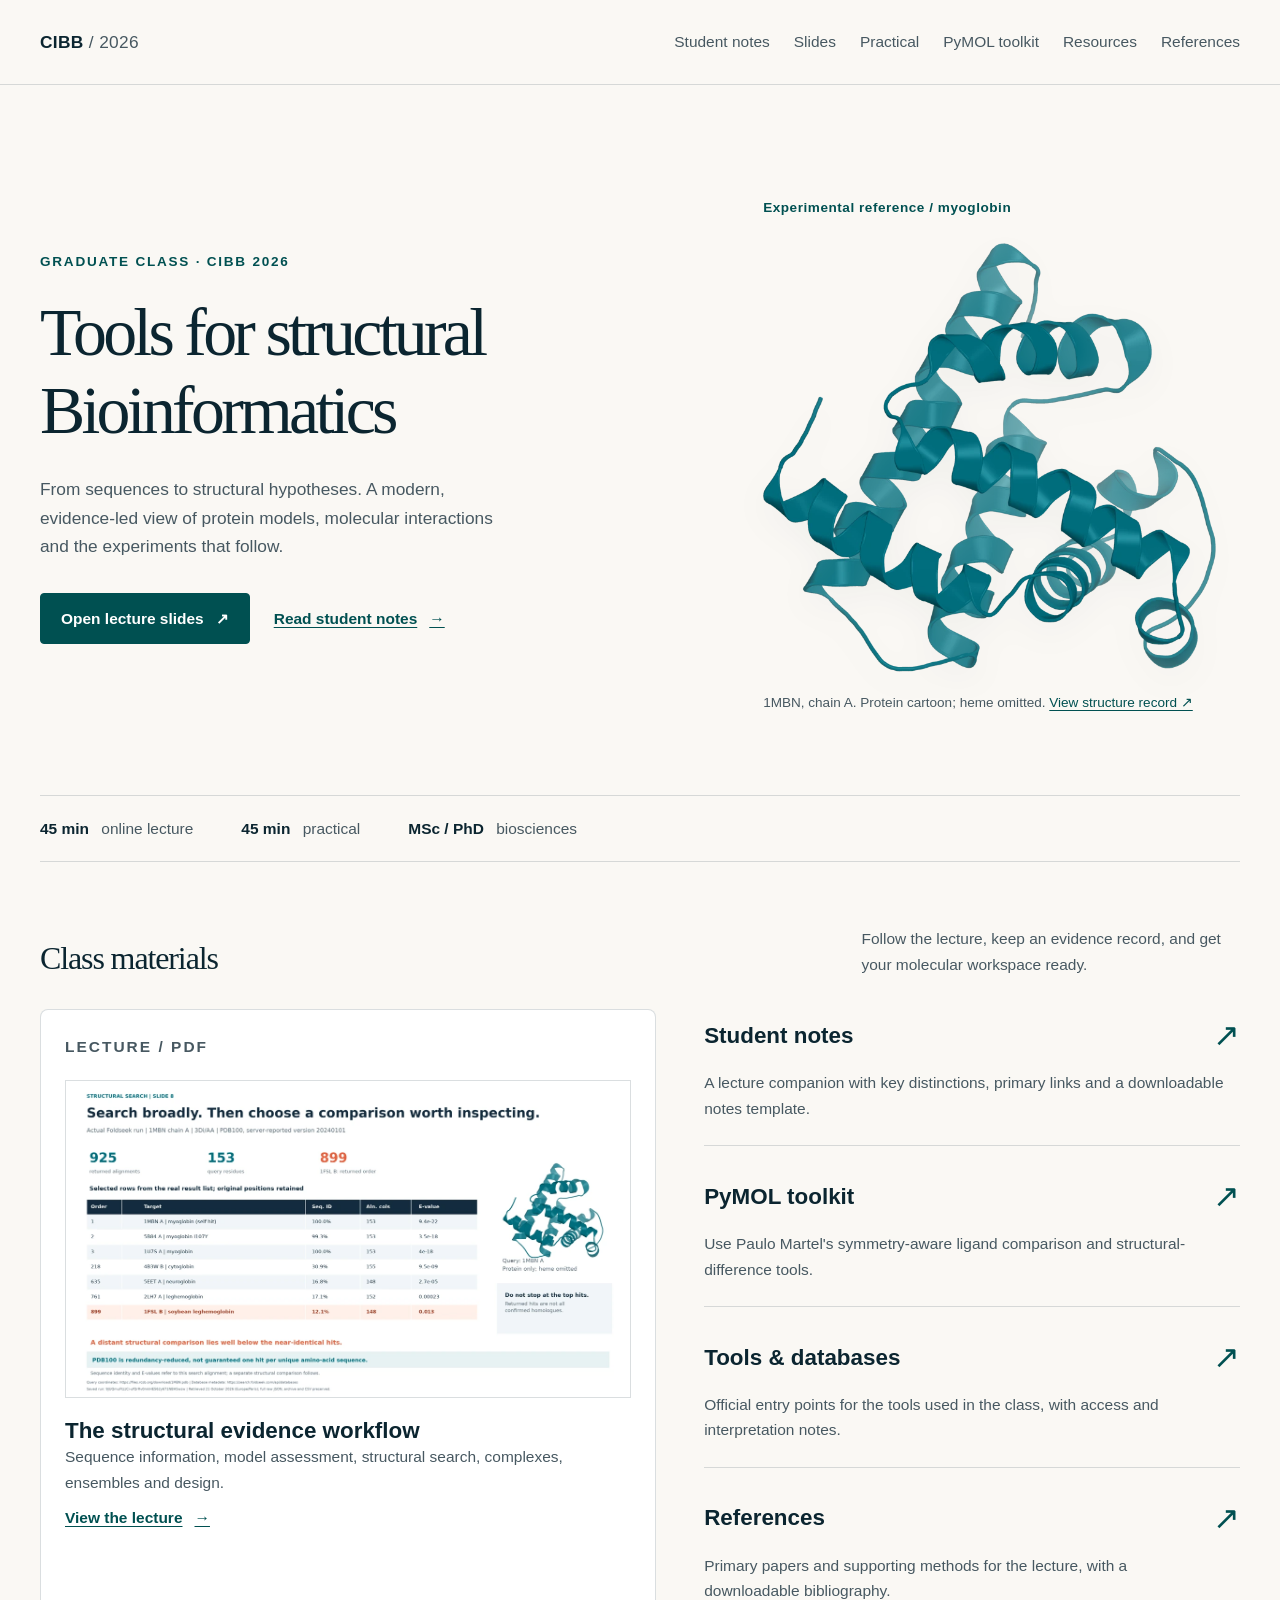
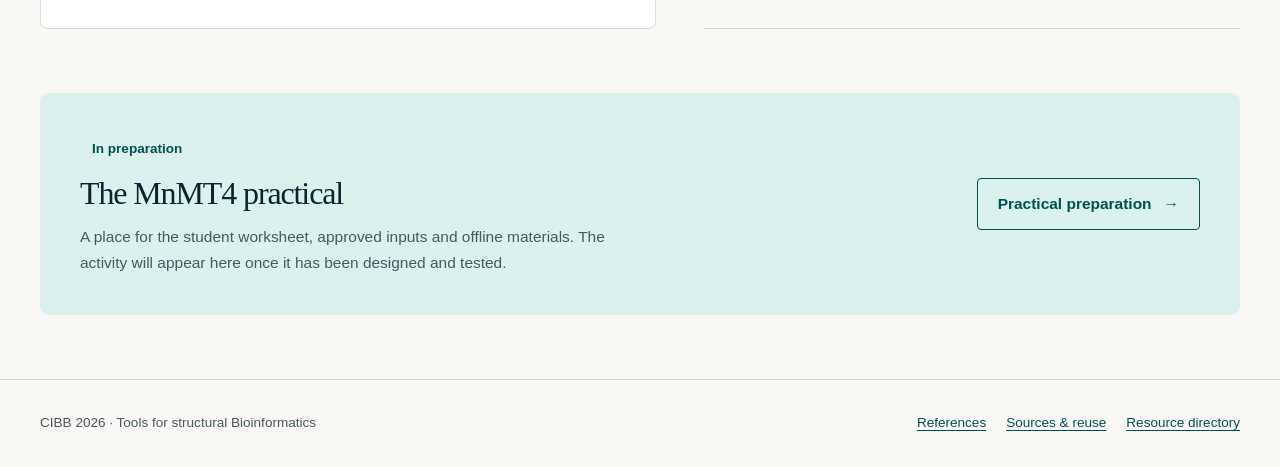
<file: docs/index.html>
<!doctype html>
<html lang="en"><head><meta charset="utf-8"><meta name="viewport" content="width=device-width, initial-scale=1">
<title>Tools for structural Bioinformatics | CIBB 2026</title><meta name="description" content="A graduate-level class connecting protein sequences, structural predictions, comparison and molecular interactions. Lecture materials, notes and PyMOL tools.">
<meta property="og:title" content="Tools for structural Bioinformatics"><meta property="og:description" content="A graduate-level class connecting protein sequences, structural predictions, comparison and molecular interactions. Lecture materials, notes and PyMOL tools.">
<meta property="og:type" content="website"><meta property="og:image" content="assets/images/myoglobin.webp">
<link rel="preconnect" href="https://api.fontshare.com"><link rel="preconnect" href="https://cdn.fontshare.com" crossorigin>
<link rel="stylesheet" href="assets/base.css"><link rel="stylesheet" href="assets/site.css">
<script src="assets/site.js" defer></script></head><body><a class="skip-link" href="#main">Skip to content</a>
<header class="site-header"><div class="wrap nav-wrap"><a class="wordmark" href="index.html">CIBB<span> / 2026</span></a>
<button class="menu-toggle" data-menu aria-expanded="false" aria-controls="main-navigation">Menu</button>
<nav id="main-navigation" class="main-nav" aria-label="Primary"><a href="notes.html">Student notes</a><a href="slides.html">Slides</a><a href="practical.html">Practical</a><a href="toolkit.html">PyMOL toolkit</a><a href="resources.html">Resources</a><a href="references.html">References</a></nav></div></header><main id="main"><div class="wrap">
<section class="hero" aria-labelledby="course-title"><div>
<p class="eyebrow">Graduate class · CIBB 2026</p><h1 id="course-title">Tools for structural Bioinformatics</h1>
<p class="lede">From sequences to structural hypotheses. A modern, evidence-led view of protein models, molecular interactions and the experiments that follow.</p>
<div class="hero-actions"><a class="button" href="slides.html">Open lecture slides <span aria-hidden="true">↗</span></a>
<a class="text-link" href="notes.html">Read student notes <span aria-hidden="true">→</span></a></div>
</div><figure class="hero-figure"><p class="figure-label">Experimental reference / myoglobin</p>
<img src="assets/images/myoglobin.webp" width="640" height="600" alt="Teal cartoon of the experimental sperm-whale myoglobin fold" fetchpriority="high">
<figcaption>1MBN, chain A. Protein cartoon; heme omitted. <a href="https://www.rcsb.org/structure/1MBN" target="_blank" rel="noopener noreferrer">View structure record ↗</a></figcaption>
</figure></section>
<div class="course-strip"><span><strong>45 min</strong> online lecture</span><span><strong>45 min</strong> practical</span><span><strong>MSc / PhD</strong> biosciences</span></div>
<section class="section" aria-labelledby="materials-title"><div class="section-heading"><h2 id="materials-title">Class materials</h2>
<p>Follow the lecture, keep an evidence record, and get your molecular workspace ready.</p></div>
<div class="materials"><article class="featured-material"><p class="eyebrow">Lecture / PDF</p>
<a href="slides.html"><img src="assets/images/foldseek-search.webp" width="1200" height="675" loading="lazy" alt="Lecture illustration showing the real myoglobin Foldseek search and the PDB100 caveat"></a>
<h3><a href="slides.html">The structural evidence workflow</a></h3><p>Sequence information, model assessment, structural search, complexes, ensembles and design.</p>
<a class="text-link" href="slides.html">View the lecture <span aria-hidden="true">→</span></a></article>
<div><a class="material-link" href="notes.html"><div class="row"><h3>Student notes</h3><span class="arrow" aria-hidden="true">↗</span></div><p>A lecture companion with key distinctions, primary links and a downloadable notes template.</p></a>
<a class="material-link" href="toolkit.html"><div class="row"><h3>PyMOL toolkit</h3><span class="arrow" aria-hidden="true">↗</span></div><p>Use Paulo Martel's symmetry-aware ligand comparison and structural-difference tools.</p></a>
<a class="material-link" href="resources.html"><div class="row"><h3>Tools &amp; databases</h3><span class="arrow" aria-hidden="true">↗</span></div><p>Official entry points for the tools used in the class, with access and interpretation notes.</p></a>
<a class="material-link" href="references.html"><div class="row"><h3>References</h3><span class="arrow" aria-hidden="true">↗</span></div><p>Primary papers and supporting methods for the lecture, with a downloadable bibliography.</p></a></div></div></section>
<section class="practical-banner" aria-labelledby="practical-title"><div><span class="status">In preparation</span><h2 id="practical-title">The MnMT4 practical</h2>
<p>A place for the student worksheet, approved inputs and offline materials. The activity will appear here once it has been designed and tested.</p></div>
<a class="button secondary" href="practical.html">Practical preparation <span aria-hidden="true">→</span></a></section>
</div></main><footer class="site-footer"><div class="wrap footer-inner">
<p>CIBB 2026 · Tools for structural Bioinformatics</p>
<p><a href="references.html">References</a><a href="sources.html">Sources &amp; reuse</a><a href="resources.html">Resource directory</a></p>
</div></footer></body></html>
</file>
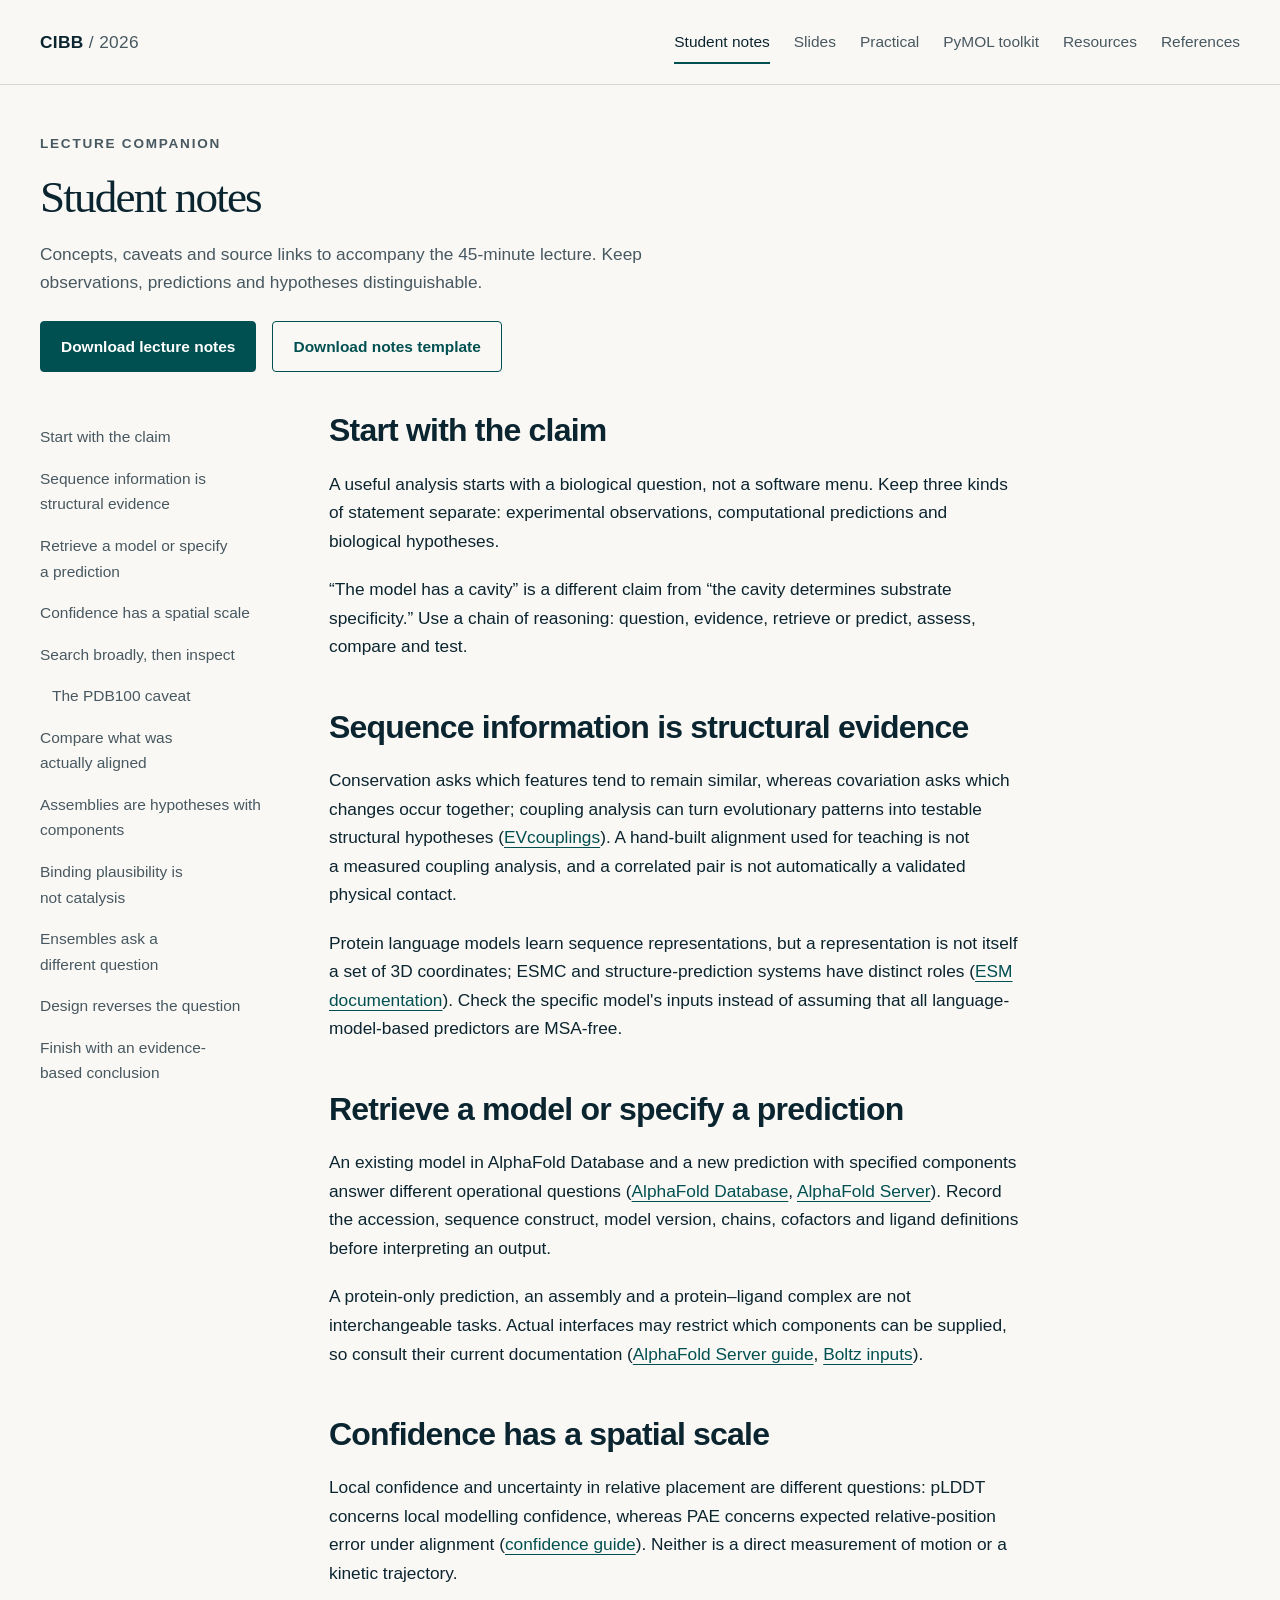
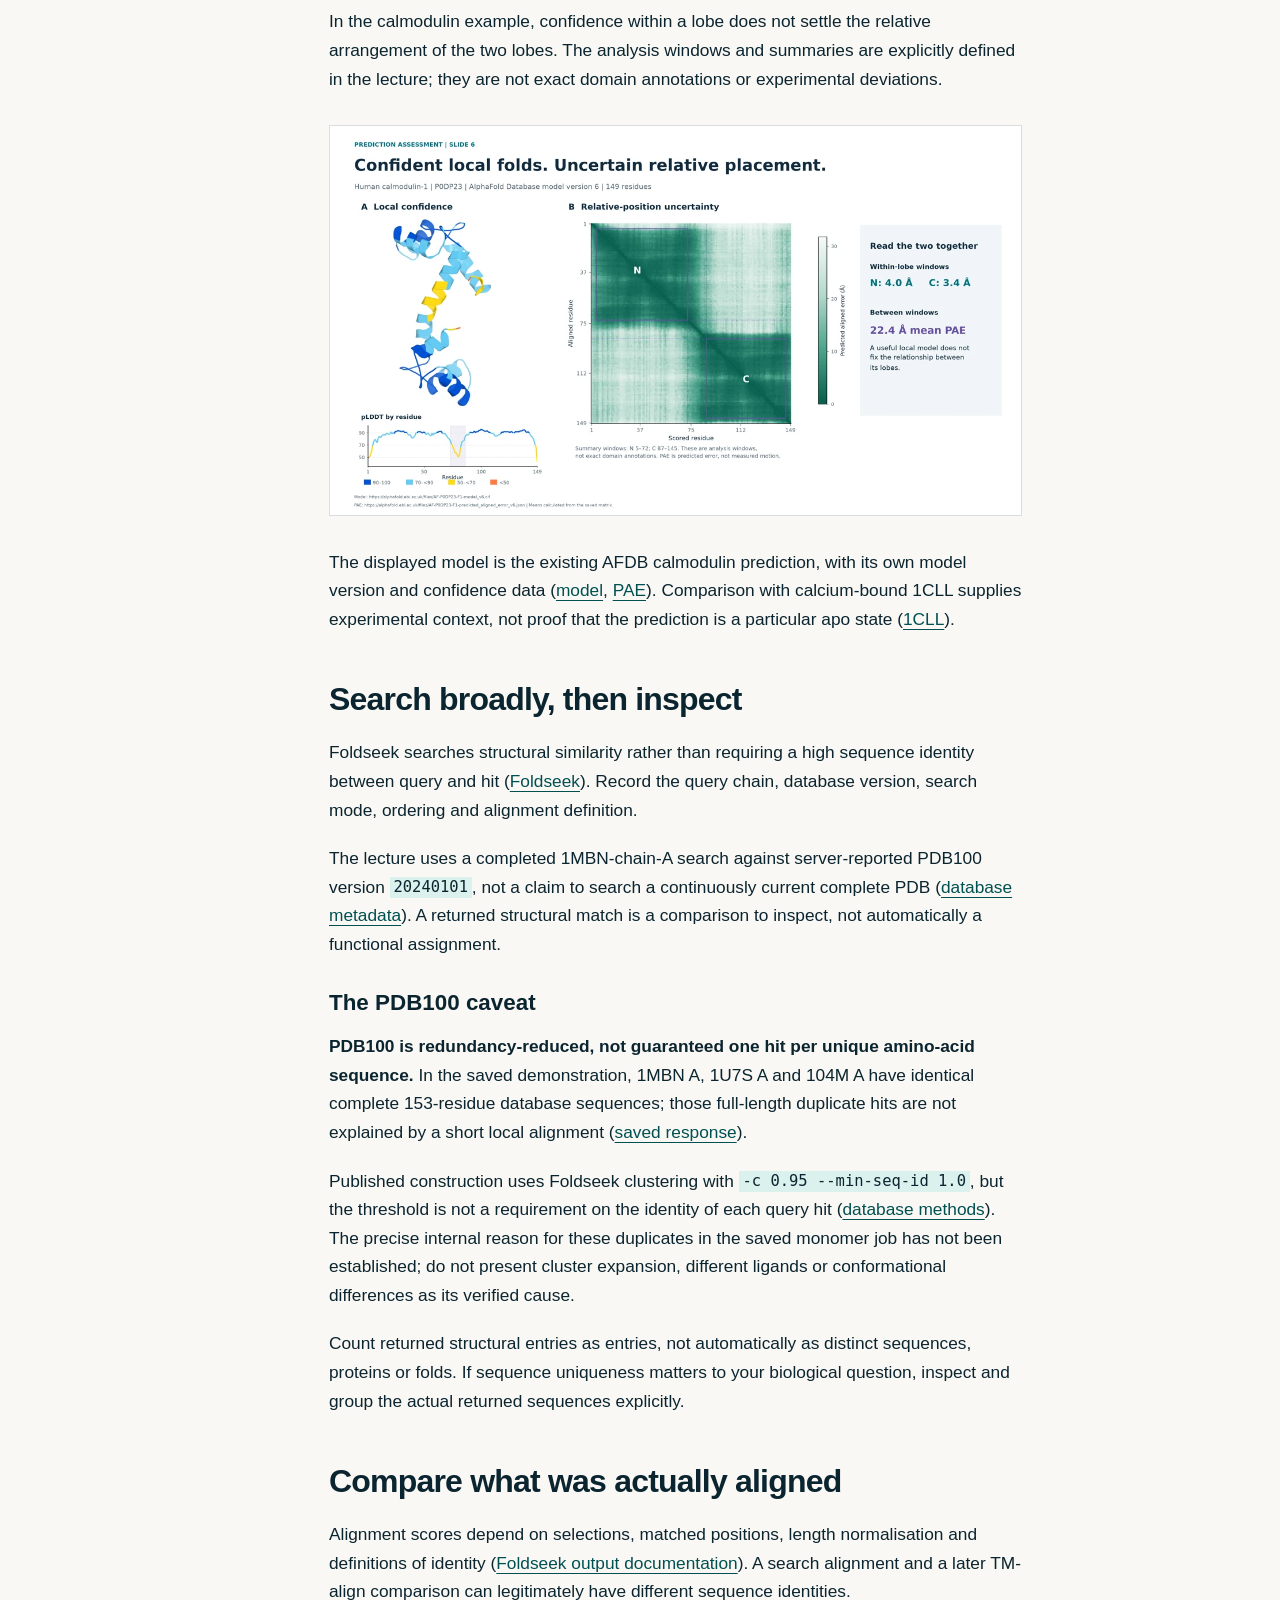
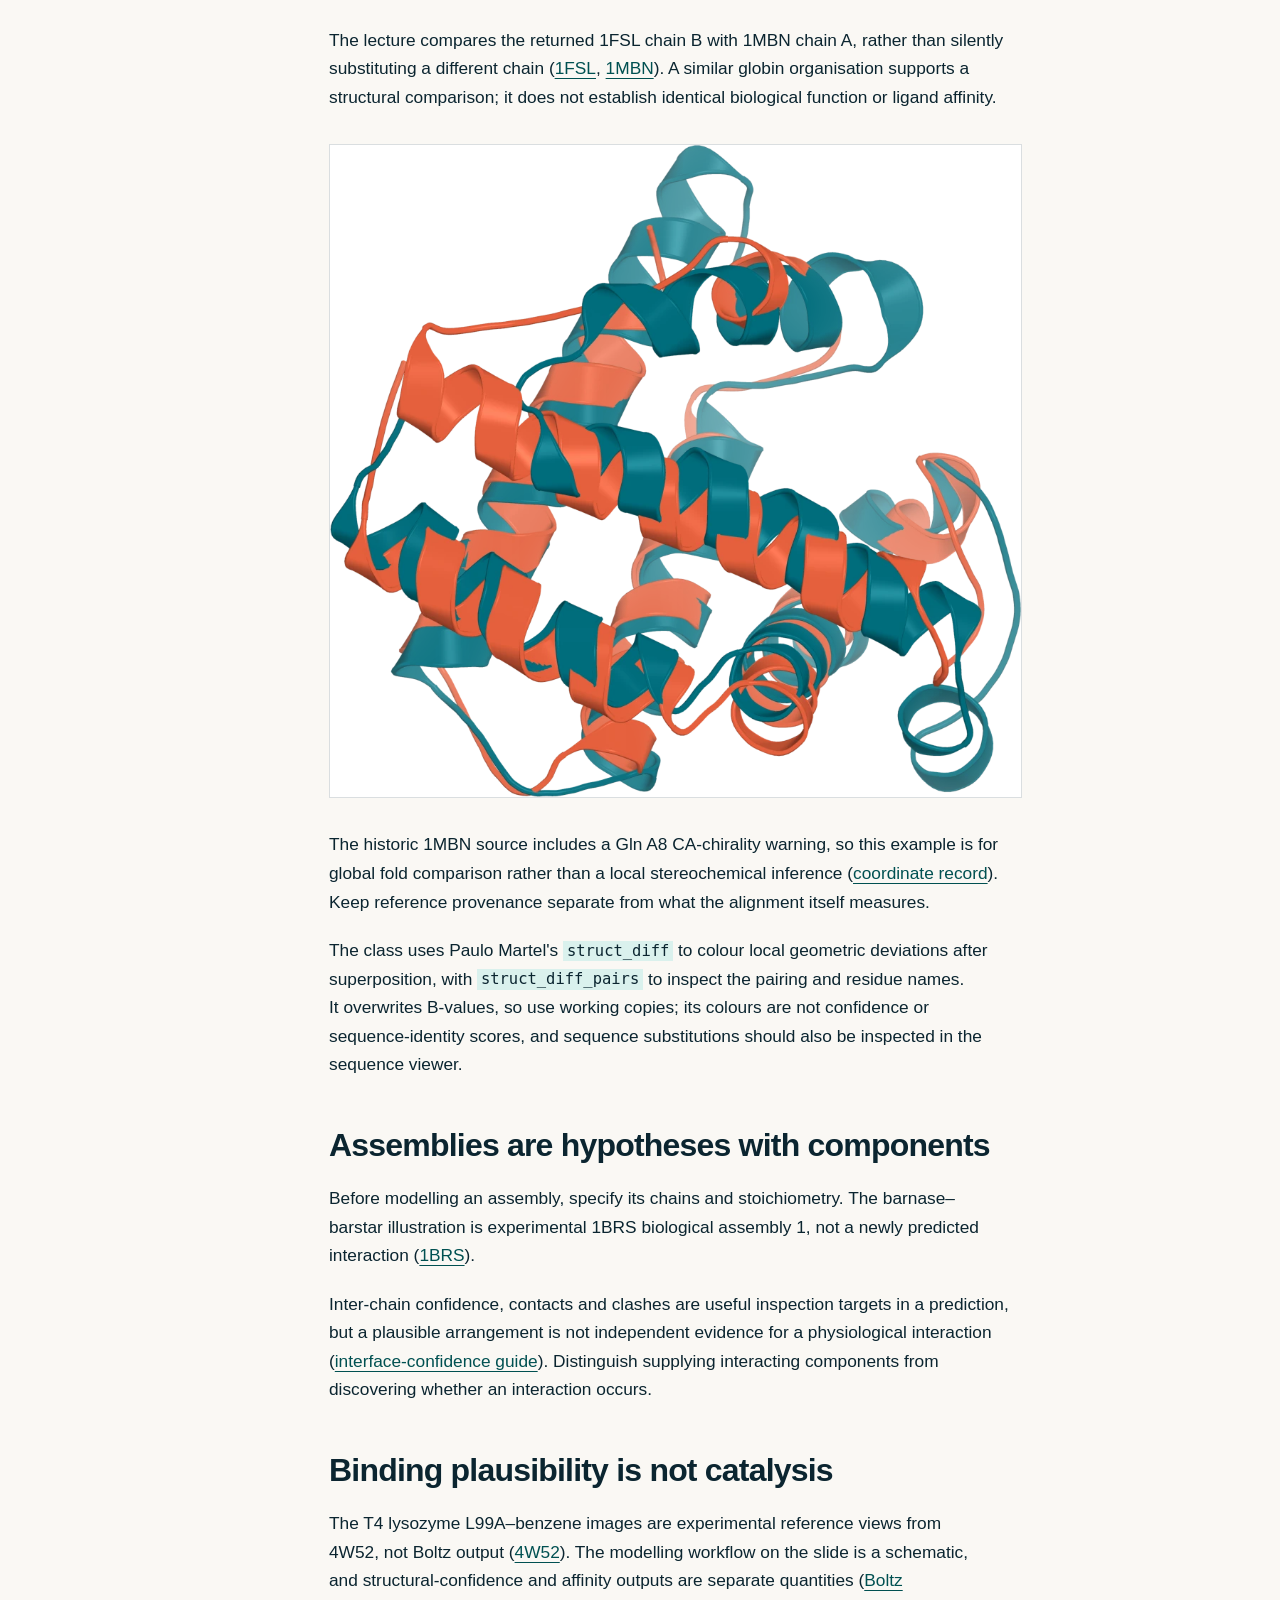
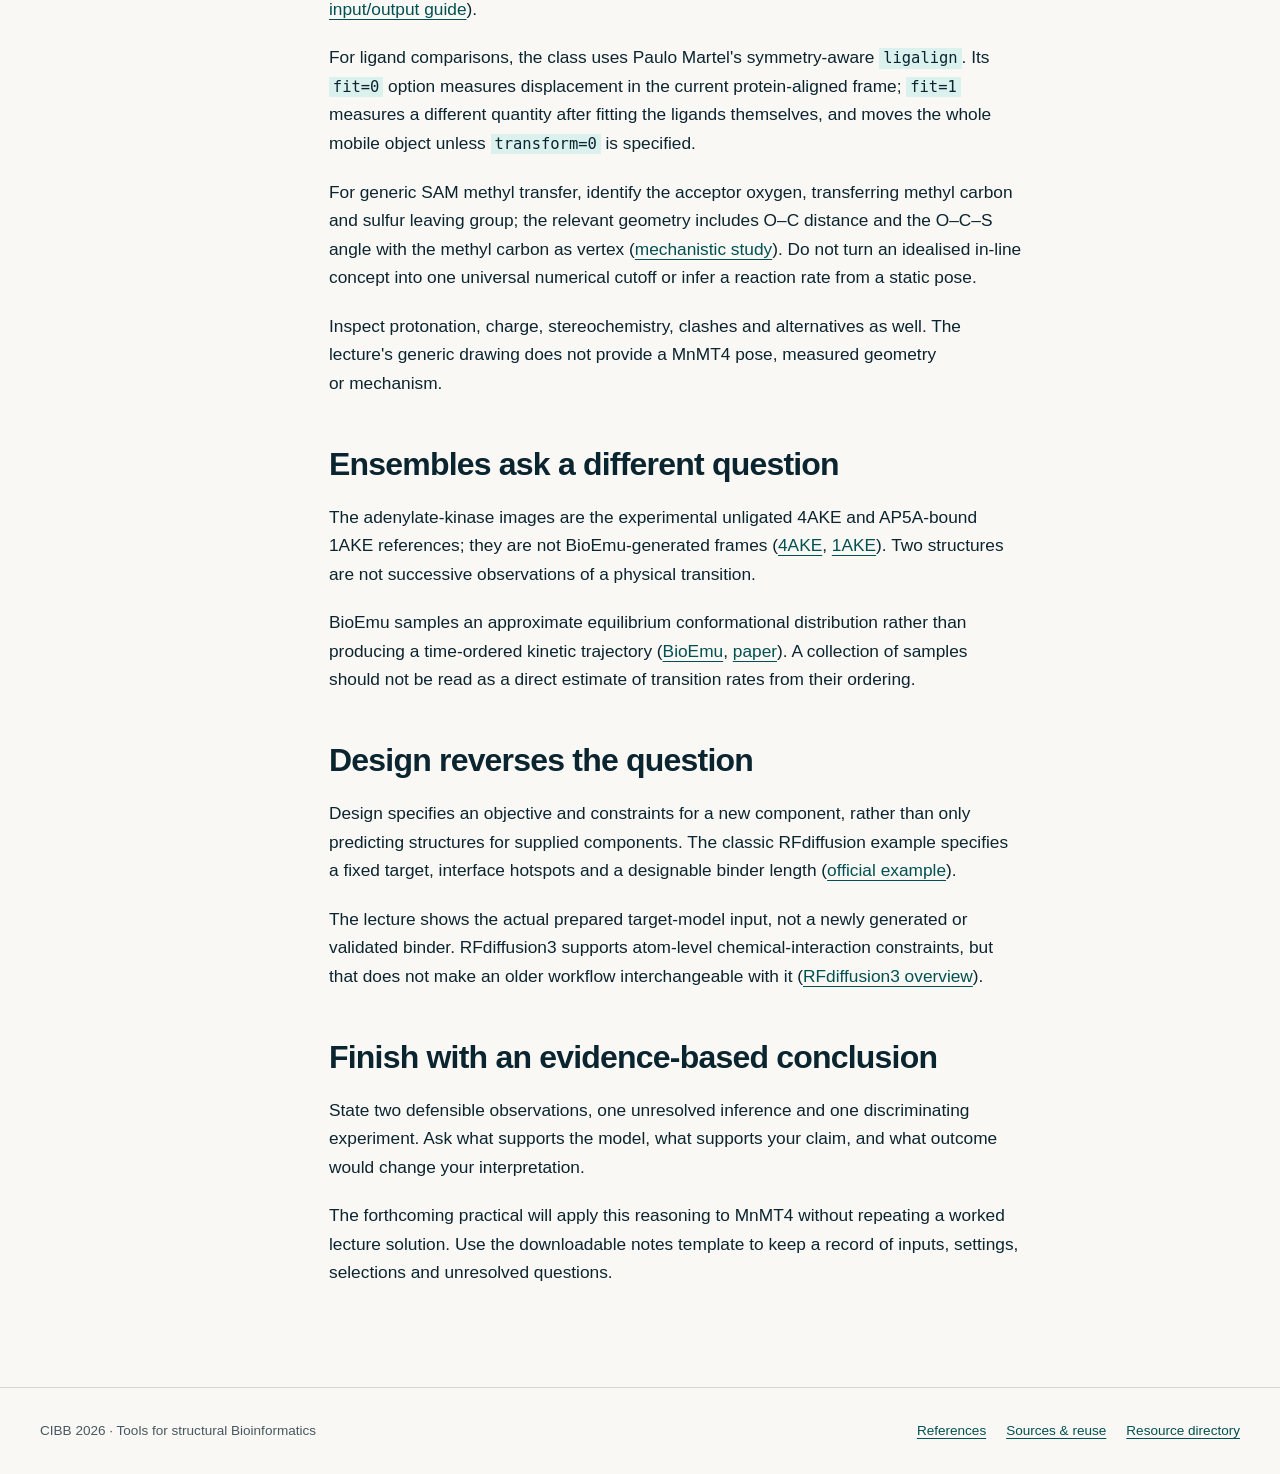
<file: docs/notes.html>
<!doctype html>
<html lang="en"><head><meta charset="utf-8"><meta name="viewport" content="width=device-width, initial-scale=1">
<title>Student notes | CIBB 2026</title><meta name="description" content="Concepts, caveats and source links to accompany the 45-minute lecture. Keep observations, predictions and hypotheses distinguishable.">
<meta property="og:title" content="Student notes"><meta property="og:description" content="Concepts, caveats and source links to accompany the 45-minute lecture. Keep observations, predictions and hypotheses distinguishable.">
<meta property="og:type" content="website"><meta property="og:image" content="assets/images/myoglobin.webp">
<link rel="preconnect" href="https://api.fontshare.com"><link rel="preconnect" href="https://cdn.fontshare.com" crossorigin>
<link rel="stylesheet" href="assets/base.css"><link rel="stylesheet" href="assets/site.css">
<script src="assets/site.js" defer></script></head><body><a class="skip-link" href="#main">Skip to content</a>
<header class="site-header"><div class="wrap nav-wrap"><a class="wordmark" href="index.html">CIBB<span> / 2026</span></a>
<button class="menu-toggle" data-menu aria-expanded="false" aria-controls="main-navigation">Menu</button>
<nav id="main-navigation" class="main-nav" aria-label="Primary"><a href="notes.html" aria-current="page">Student notes</a><a href="slides.html">Slides</a><a href="practical.html">Practical</a><a href="toolkit.html">PyMOL toolkit</a><a href="resources.html">Resources</a><a href="references.html">References</a></nav></div></header><main id="main" class="wrap"><div class="page-head"><p class="eyebrow">Lecture companion</p><h1>Student notes</h1><p>Concepts, caveats and source links to accompany the 45-minute lecture. Keep observations, predictions and hypotheses distinguishable.</p>
<div class="actions"><a class="button" href="downloads/lecture-notes.md" download>Download lecture notes</a><a class="button secondary" href="downloads/student-notes-template.md" download>Download notes template</a></div></div><div class="reading-layout"><aside class="toc" aria-label="On this page"><div class="toc">
<ul>
<li><a href="#start-with-the-claim">Start with the claim</a></li>
<li><a href="#sequence-information-is-structural-evidence">Sequence information is structural evidence</a></li>
<li><a href="#retrieve-a-model-or-specify-a-prediction">Retrieve a model or specify a prediction</a></li>
<li><a href="#confidence-has-a-spatial-scale">Confidence has a spatial scale</a></li>
<li><a href="#search-broadly-then-inspect">Search broadly, then inspect</a><ul>
<li><a href="#the-pdb100-caveat">The PDB100 caveat</a></li>
</ul>
</li>
<li><a href="#compare-what-was-actually-aligned">Compare what was actually aligned</a></li>
<li><a href="#assemblies-are-hypotheses-with-components">Assemblies are hypotheses with components</a></li>
<li><a href="#binding-plausibility-is-not-catalysis">Binding plausibility is not catalysis</a></li>
<li><a href="#ensembles-ask-a-different-question">Ensembles ask a different question</a></li>
<li><a href="#design-reverses-the-question">Design reverses the question</a></li>
<li><a href="#finish-with-an-evidence-based-conclusion">Finish with an evidence-based conclusion</a></li>
</ul>
</div>
</aside><article class="article"><h2 id="start-with-the-claim">Start with the claim</h2>
<p>A useful analysis starts with a biological question, not a software menu. Keep three kinds of statement separate: experimental observations, computational predictions and biological hypotheses.</p>
<p>“The model has a cavity” is a different claim from “the cavity determines substrate specificity.” Use a chain of reasoning: question, evidence, retrieve or predict, assess, compare and test.</p>
<h2 id="sequence-information-is-structural-evidence">Sequence information is structural evidence</h2>
<p>Conservation asks which features tend to remain similar, whereas covariation asks which changes occur together; coupling analysis can turn evolutionary patterns into testable structural hypotheses (<a target="_blank" rel="noopener noreferrer" href="https://evcouplings.org/">EVcouplings</a>). A hand-built alignment used for teaching is not a measured coupling analysis, and a correlated pair is not automatically a validated physical contact.</p>
<p>Protein language models learn sequence representations, but a representation is not itself a set of 3D coordinates; ESMC and structure-prediction systems have distinct roles (<a target="_blank" rel="noopener noreferrer" href="https://github.com/Biohub/esm">ESM documentation</a>). Check the specific model's inputs instead of assuming that all language-model-based predictors are MSA-free.</p>
<h2 id="retrieve-a-model-or-specify-a-prediction">Retrieve a model or specify a prediction</h2>
<p>An existing model in AlphaFold Database and a new prediction with specified components answer different operational questions (<a target="_blank" rel="noopener noreferrer" href="https://alphafold.ebi.ac.uk/">AlphaFold Database</a>, <a target="_blank" rel="noopener noreferrer" href="https://alphafoldserver.com/">AlphaFold Server</a>). Record the accession, sequence construct, model version, chains, cofactors and ligand definitions before interpreting an output.</p>
<p>A protein-only prediction, an assembly and a protein–ligand complex are not interchangeable tasks. Actual interfaces may restrict which components can be supplied, so consult their current documentation (<a target="_blank" rel="noopener noreferrer" href="https://alphafoldserver.com/guides">AlphaFold Server guide</a>, <a target="_blank" rel="noopener noreferrer" href="https://github.com/jwohlwend/boltz/blob/main/docs/prediction.md">Boltz inputs</a>).</p>
<h2 id="confidence-has-a-spatial-scale">Confidence has a spatial scale</h2>
<p>Local confidence and uncertainty in relative placement are different questions: pLDDT concerns local modelling confidence, whereas PAE concerns expected relative-position error under alignment (<a target="_blank" rel="noopener noreferrer" href="https://alphafoldserver.com/guides">confidence guide</a>). Neither is a direct measurement of motion or a kinetic trajectory.</p>
<p>In the calmodulin example, confidence within a lobe does not settle the relative arrangement of the two lobes. The analysis windows and summaries are explicitly defined in the lecture; they are not exact domain annotations or experimental deviations.</p>
<p><img alt="Calmodulin confidence and PAE panel from slide 6" src="assets/images/calmodulin-confidence.webp"></p>
<p>The displayed model is the existing AFDB calmodulin prediction, with its own model version and confidence data (<a target="_blank" rel="noopener noreferrer" href="https://alphafold.ebi.ac.uk/files/AF-P0DP23-F1-model_v6.cif">model</a>, <a target="_blank" rel="noopener noreferrer" href="https://alphafold.ebi.ac.uk/files/AF-P0DP23-F1-predicted_aligned_error_v6.json">PAE</a>). Comparison with calcium-bound 1CLL supplies experimental context, not proof that the prediction is a particular apo state (<a target="_blank" rel="noopener noreferrer" href="https://www.rcsb.org/structure/1CLL">1CLL</a>).</p>
<h2 id="search-broadly-then-inspect">Search broadly, then inspect</h2>
<p>Foldseek searches structural similarity rather than requiring a high sequence identity between query and hit (<a target="_blank" rel="noopener noreferrer" href="https://github.com/steineggerlab/foldseek">Foldseek</a>). Record the query chain, database version, search mode, ordering and alignment definition.</p>
<p>The lecture uses a completed 1MBN-chain-A search against server-reported PDB100 version <code>20240101</code>, not a claim to search a continuously current complete PDB (<a target="_blank" rel="noopener noreferrer" href="https://search.foldseek.com/api/databases">database metadata</a>). A returned structural match is a comparison to inspect, not automatically a functional assignment.</p>
<h3 id="the-pdb100-caveat">The PDB100 caveat</h3>
<p><strong>PDB100 is redundancy-reduced, not guaranteed one hit per unique amino-acid sequence.</strong> In the saved demonstration, 1MBN A, 1U7S A and 104M A have identical complete 153-residue database sequences; those full-length duplicate hits are not explained by a short local alignment (<a target="_blank" rel="noopener noreferrer" href="https://search.foldseek.com/api/result/9JUQmuFtzzCi-ufQrRv0mkHE562y671NBHSwsw/0">saved response</a>).</p>
<p>Published construction uses Foldseek clustering with <code>-c 0.95 --min-seq-id 1.0</code>, but the threshold is not a requirement on the identity of each query hit (<a target="_blank" rel="noopener noreferrer" href="https://www.nature.com/articles/s41592-025-02593-7">database methods</a>). The precise internal reason for these duplicates in the saved monomer job has not been established; do not present cluster expansion, different ligands or conformational differences as its verified cause.</p>
<p>Count returned structural entries as entries, not automatically as distinct sequences, proteins or folds. If sequence uniqueness matters to your biological question, inspect and group the actual returned sequences explicitly.</p>
<h2 id="compare-what-was-actually-aligned">Compare what was actually aligned</h2>
<p>Alignment scores depend on selections, matched positions, length normalisation and definitions of identity (<a target="_blank" rel="noopener noreferrer" href="https://github.com/steineggerlab/foldseek">Foldseek output documentation</a>). A search alignment and a later TM-align comparison can legitimately have different sequence identities.</p>
<p>The lecture compares the returned 1FSL chain B with 1MBN chain A, rather than silently substituting a different chain (<a target="_blank" rel="noopener noreferrer" href="https://www.rcsb.org/structure/1FSL">1FSL</a>, <a target="_blank" rel="noopener noreferrer" href="https://www.rcsb.org/structure/1MBN">1MBN</a>). A similar globin organisation supports a structural comparison; it does not establish identical biological function or ligand affinity.</p>
<p><img alt="Experimental myoglobin and leghemoglobin reference overlay" src="assets/images/globin-comparison.webp"></p>
<p>The historic 1MBN source includes a Gln A8 CA-chirality warning, so this example is for global fold comparison rather than a local stereochemical inference (<a target="_blank" rel="noopener noreferrer" href="https://files.rcsb.org/download/1MBN.pdb">coordinate record</a>). Keep reference provenance separate from what the alignment itself measures.</p>
<p>The class uses Paulo Martel's <code>struct_diff</code> to colour local geometric deviations after superposition, with <code>struct_diff_pairs</code> to inspect the pairing and residue names. It overwrites B-values, so use working copies; its colours are not confidence or sequence-identity scores, and sequence substitutions should also be inspected in the sequence viewer.</p>
<h2 id="assemblies-are-hypotheses-with-components">Assemblies are hypotheses with components</h2>
<p>Before modelling an assembly, specify its chains and stoichiometry. The barnase–barstar illustration is experimental 1BRS biological assembly 1, not a newly predicted interaction (<a target="_blank" rel="noopener noreferrer" href="https://www.rcsb.org/structure/1BRS">1BRS</a>).</p>
<p>Inter-chain confidence, contacts and clashes are useful inspection targets in a prediction, but a plausible arrangement is not independent evidence for a physiological interaction (<a target="_blank" rel="noopener noreferrer" href="https://alphafoldserver.com/guides">interface-confidence guide</a>). Distinguish supplying interacting components from discovering whether an interaction occurs.</p>
<h2 id="binding-plausibility-is-not-catalysis">Binding plausibility is not catalysis</h2>
<p>The T4 lysozyme L99A–benzene images are experimental reference views from 4W52, not Boltz output (<a target="_blank" rel="noopener noreferrer" href="https://www.rcsb.org/structure/4W52">4W52</a>). The modelling workflow on the slide is a schematic, and structural-confidence and affinity outputs are separate quantities (<a target="_blank" rel="noopener noreferrer" href="https://github.com/jwohlwend/boltz/blob/main/docs/prediction.md">Boltz input/output guide</a>).</p>
<p>For ligand comparisons, the class uses Paulo Martel's symmetry-aware <code>ligalign</code>. Its <code>fit=0</code> option measures displacement in the current protein-aligned frame; <code>fit=1</code> measures a different quantity after fitting the ligands themselves, and moves the whole mobile object unless <code>transform=0</code> is specified.</p>
<p>For generic SAM methyl transfer, identify the acceptor oxygen, transferring methyl carbon and sulfur leaving group; the relevant geometry includes O–C distance and the O–C–S angle with the methyl carbon as vertex (<a target="_blank" rel="noopener noreferrer" href="https://pmc.ncbi.nlm.nih.gov/articles/PMC6503465/">mechanistic study</a>). Do not turn an idealised in-line concept into one universal numerical cutoff or infer a reaction rate from a static pose.</p>
<p>Inspect protonation, charge, stereochemistry, clashes and alternatives as well. The lecture's generic drawing does not provide a MnMT4 pose, measured geometry or mechanism.</p>
<h2 id="ensembles-ask-a-different-question">Ensembles ask a different question</h2>
<p>The adenylate-kinase images are the experimental unligated 4AKE and AP5A-bound 1AKE references; they are not BioEmu-generated frames (<a target="_blank" rel="noopener noreferrer" href="https://www.rcsb.org/structure/4AKE">4AKE</a>, <a target="_blank" rel="noopener noreferrer" href="https://www.rcsb.org/structure/1AKE">1AKE</a>). Two structures are not successive observations of a physical transition.</p>
<p>BioEmu samples an approximate equilibrium conformational distribution rather than producing a time-ordered kinetic trajectory (<a target="_blank" rel="noopener noreferrer" href="https://github.com/microsoft/bioemu">BioEmu</a>, <a target="_blank" rel="noopener noreferrer" href="https://doi.org/10.1126/science.adv9817">paper</a>). A collection of samples should not be read as a direct estimate of transition rates from their ordering.</p>
<h2 id="design-reverses-the-question">Design reverses the question</h2>
<p>Design specifies an objective and constraints for a new component, rather than only predicting structures for supplied components. The classic RFdiffusion example specifies a fixed target, interface hotspots and a designable binder length (<a target="_blank" rel="noopener noreferrer" href="https://github.com/RosettaCommons/RFdiffusion/blob/main/examples/design_ppi.sh">official example</a>).</p>
<p>The lecture shows the actual prepared target-model input, not a newly generated or validated binder. RFdiffusion3 supports atom-level chemical-interaction constraints, but that does not make an older workflow interchangeable with it (<a target="_blank" rel="noopener noreferrer" href="https://www.ipd.uw.edu/2025/12/rfdiffusion3-now-available/">RFdiffusion3 overview</a>).</p>
<h2 id="finish-with-an-evidence-based-conclusion">Finish with an evidence-based conclusion</h2>
<p>State two defensible observations, one unresolved inference and one discriminating experiment. Ask what supports the model, what supports your claim, and what outcome would change your interpretation.</p>
<p>The forthcoming practical will apply this reasoning to MnMT4 without repeating a worked lecture solution. Use the downloadable notes template to keep a record of inputs, settings, selections and unresolved questions.</p></article></div></main><footer class="site-footer"><div class="wrap footer-inner">
<p>CIBB 2026 · Tools for structural Bioinformatics</p>
<p><a href="references.html">References</a><a href="sources.html">Sources &amp; reuse</a><a href="resources.html">Resource directory</a></p>
</div></footer></body></html>
</file>
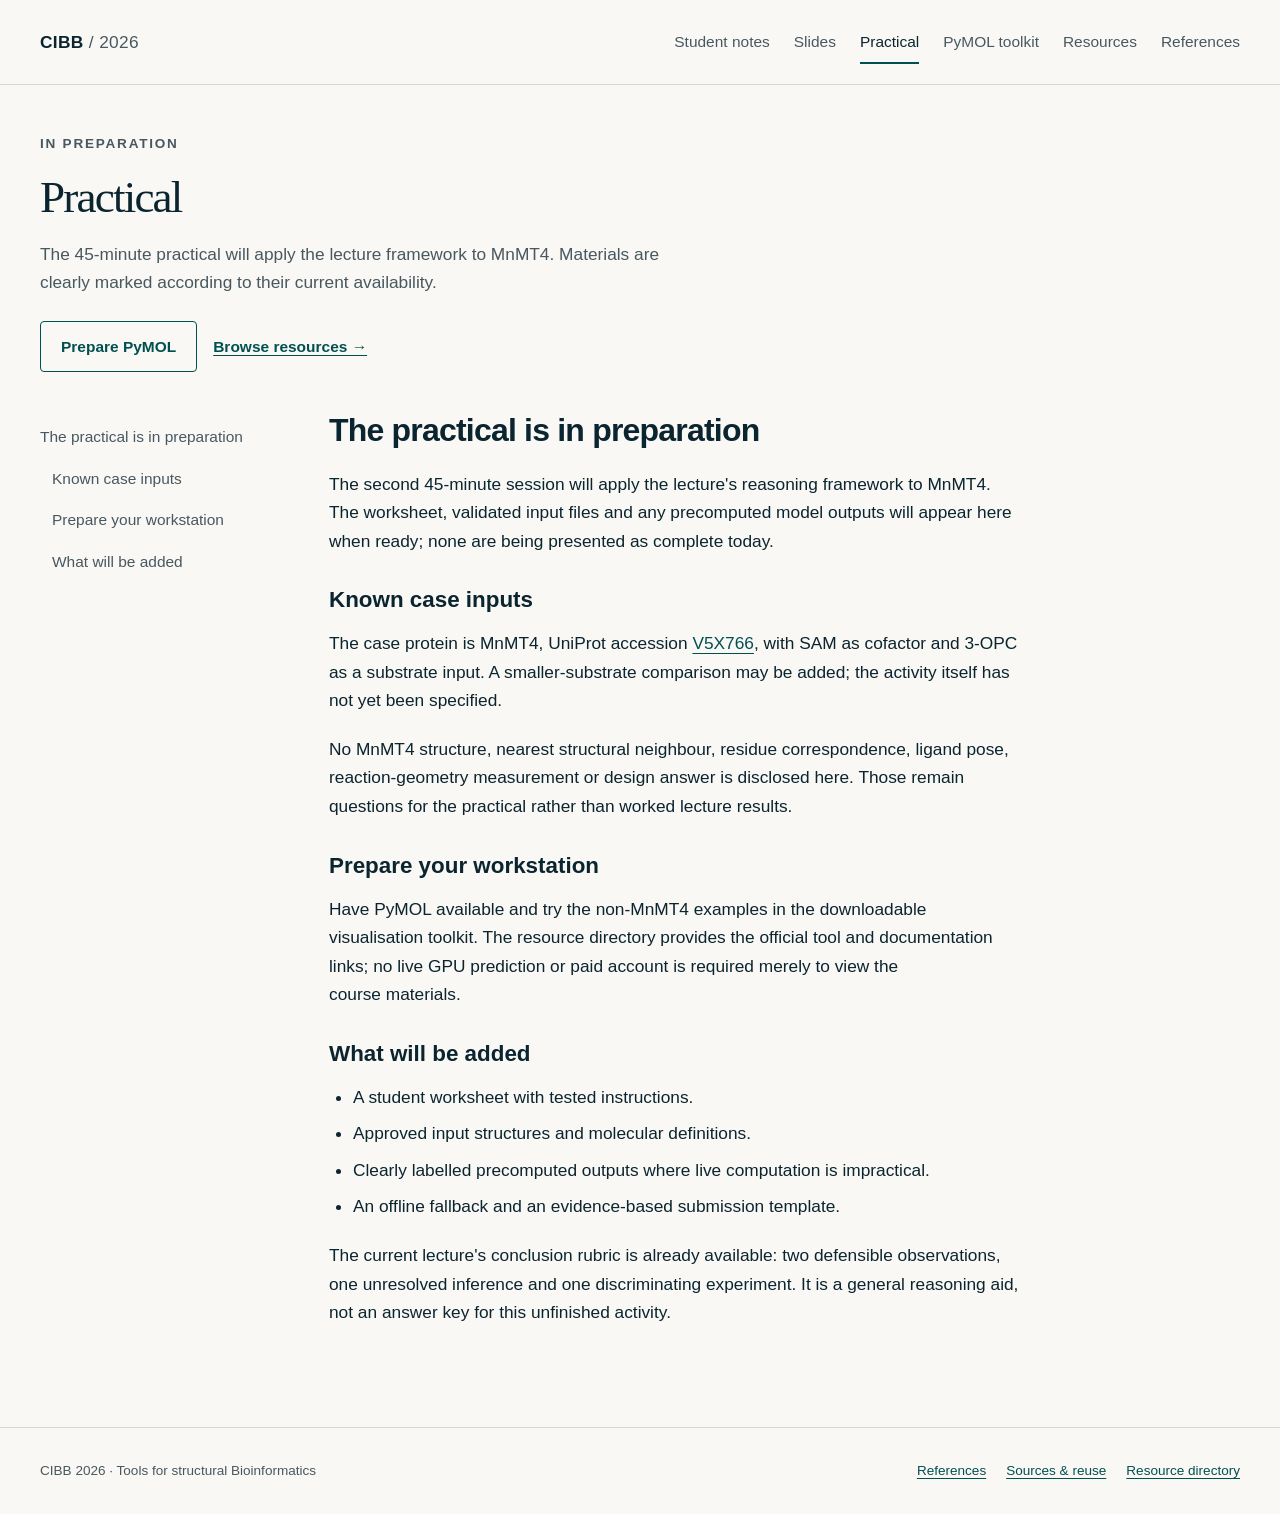
<file: docs/practical.html>
<!doctype html>
<html lang="en"><head><meta charset="utf-8"><meta name="viewport" content="width=device-width, initial-scale=1">
<title>Practical | CIBB 2026</title><meta name="description" content="The 45-minute practical will apply the lecture framework to MnMT4. Materials are clearly marked according to their current availability.">
<meta property="og:title" content="Practical"><meta property="og:description" content="The 45-minute practical will apply the lecture framework to MnMT4. Materials are clearly marked according to their current availability.">
<meta property="og:type" content="website"><meta property="og:image" content="assets/images/myoglobin.webp">
<link rel="preconnect" href="https://api.fontshare.com"><link rel="preconnect" href="https://cdn.fontshare.com" crossorigin>
<link rel="stylesheet" href="assets/base.css"><link rel="stylesheet" href="assets/site.css">
<script src="assets/site.js" defer></script></head><body><a class="skip-link" href="#main">Skip to content</a>
<header class="site-header"><div class="wrap nav-wrap"><a class="wordmark" href="index.html">CIBB<span> / 2026</span></a>
<button class="menu-toggle" data-menu aria-expanded="false" aria-controls="main-navigation">Menu</button>
<nav id="main-navigation" class="main-nav" aria-label="Primary"><a href="notes.html">Student notes</a><a href="slides.html">Slides</a><a href="practical.html" aria-current="page">Practical</a><a href="toolkit.html">PyMOL toolkit</a><a href="resources.html">Resources</a><a href="references.html">References</a></nav></div></header><main id="main" class="wrap"><div class="page-head"><p class="eyebrow">In preparation</p><h1>Practical</h1><p>The 45-minute practical will apply the lecture framework to MnMT4. Materials are clearly marked according to their current availability.</p>
<div class="actions"><a class="button secondary" href="toolkit.html">Prepare PyMOL</a><a class="text-link" href="resources.html">Browse resources →</a></div></div><div class="reading-layout"><aside class="toc" aria-label="On this page"><div class="toc">
<ul>
<li><a href="#the-practical-is-in-preparation">The practical is in preparation</a><ul>
<li><a href="#known-case-inputs">Known case inputs</a></li>
<li><a href="#prepare-your-workstation">Prepare your workstation</a></li>
<li><a href="#what-will-be-added">What will be added</a></li>
</ul>
</li>
</ul>
</div>
</aside><article class="article"><h2 id="the-practical-is-in-preparation">The practical is in preparation</h2>
<p>The second 45-minute session will apply the lecture's reasoning framework to MnMT4. The worksheet, validated input files and any precomputed model outputs will appear here when ready; none are being presented as complete today.</p>
<h3 id="known-case-inputs">Known case inputs</h3>
<p>The case protein is MnMT4, UniProt accession <a target="_blank" rel="noopener noreferrer" href="https://www.uniprot.org/uniprotkb/V5X766/entry">V5X766</a>, with SAM as cofactor and 3-OPC as a substrate input. A smaller-substrate comparison may be added; the activity itself has not yet been specified.</p>
<p>No MnMT4 structure, nearest structural neighbour, residue correspondence, ligand pose, reaction-geometry measurement or design answer is disclosed here. Those remain questions for the practical rather than worked lecture results.</p>
<h3 id="prepare-your-workstation">Prepare your workstation</h3>
<p>Have PyMOL available and try the non-MnMT4 examples in the downloadable visualisation toolkit. The resource directory provides the official tool and documentation links; no live GPU prediction or paid account is required merely to view the course materials.</p>
<h3 id="what-will-be-added">What will be added</h3>
<ul>
<li>A student worksheet with tested instructions.</li>
<li>Approved input structures and molecular definitions.</li>
<li>Clearly labelled precomputed outputs where live computation is impractical.</li>
<li>An offline fallback and an evidence-based submission template.</li>
</ul>
<p>The current lecture's conclusion rubric is already available: two defensible observations, one unresolved inference and one discriminating experiment. It is a general reasoning aid, not an answer key for this unfinished activity.</p></article></div></main><footer class="site-footer"><div class="wrap footer-inner">
<p>CIBB 2026 · Tools for structural Bioinformatics</p>
<p><a href="references.html">References</a><a href="sources.html">Sources &amp; reuse</a><a href="resources.html">Resource directory</a></p>
</div></footer></body></html>
</file>
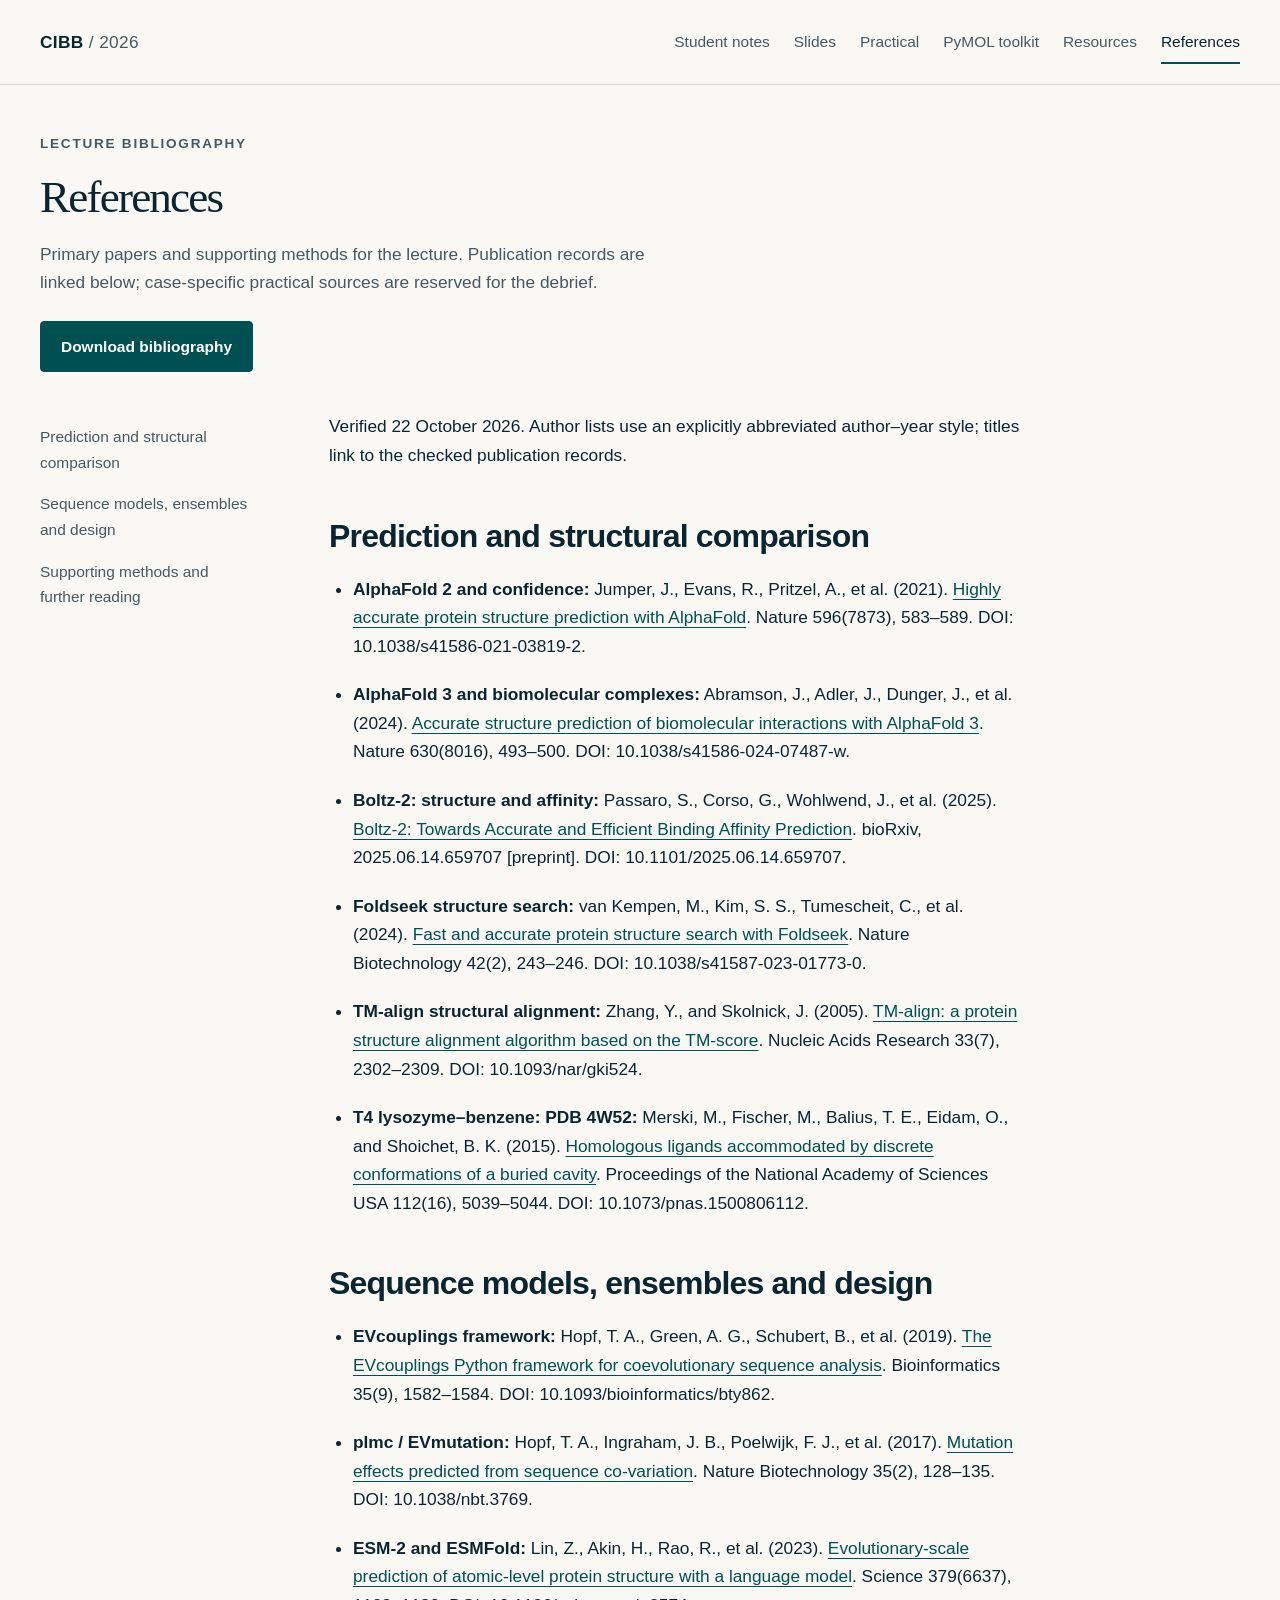
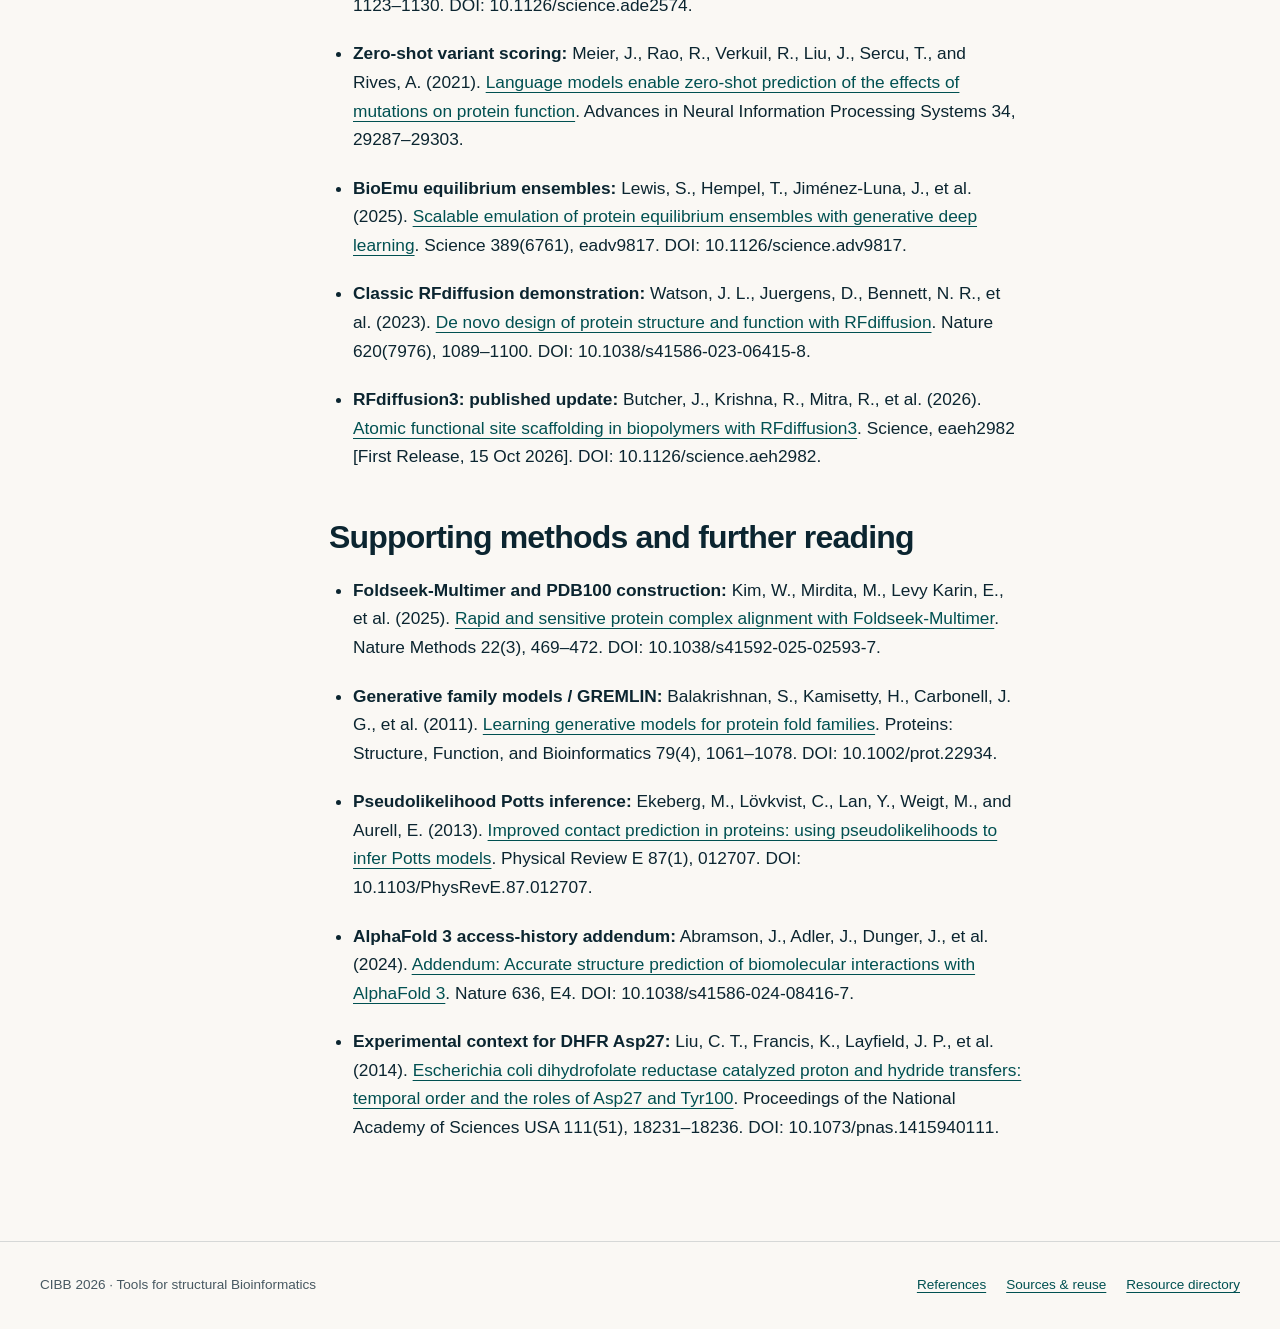
<file: docs/references.html>
<!doctype html>
<html lang="en"><head><meta charset="utf-8"><meta name="viewport" content="width=device-width, initial-scale=1">
<title>References | CIBB 2026</title><meta name="description" content="Primary papers and supporting methods for the lecture. Publication records are linked below; case-specific practical sources are reserved for the debrief.">
<meta property="og:title" content="References"><meta property="og:description" content="Primary papers and supporting methods for the lecture. Publication records are linked below; case-specific practical sources are reserved for the debrief.">
<meta property="og:type" content="website"><meta property="og:image" content="assets/images/myoglobin.webp">
<link rel="preconnect" href="https://api.fontshare.com"><link rel="preconnect" href="https://cdn.fontshare.com" crossorigin>
<link rel="stylesheet" href="assets/base.css"><link rel="stylesheet" href="assets/site.css">
<script src="assets/site.js" defer></script></head><body><a class="skip-link" href="#main">Skip to content</a>
<header class="site-header"><div class="wrap nav-wrap"><a class="wordmark" href="index.html">CIBB<span> / 2026</span></a>
<button class="menu-toggle" data-menu aria-expanded="false" aria-controls="main-navigation">Menu</button>
<nav id="main-navigation" class="main-nav" aria-label="Primary"><a href="notes.html">Student notes</a><a href="slides.html">Slides</a><a href="practical.html">Practical</a><a href="toolkit.html">PyMOL toolkit</a><a href="resources.html">Resources</a><a href="references.html" aria-current="page">References</a></nav></div></header><main id="main" class="wrap"><div class="page-head"><p class="eyebrow">Lecture bibliography</p><h1>References</h1><p>Primary papers and supporting methods for the lecture. Publication records are linked below; case-specific practical sources are reserved for the debrief.</p>
<div class="actions"><a class="button" href="downloads/lecture-references.md" download>Download bibliography</a></div></div><div class="reading-layout"><aside class="toc" aria-label="On this page"><div class="toc">
<ul>
<li><a href="#prediction-and-structural-comparison">Prediction and structural comparison</a></li>
<li><a href="#sequence-models-ensembles-and-design">Sequence models, ensembles and design</a></li>
<li><a href="#supporting-methods-and-further-reading">Supporting methods and further reading</a></li>
</ul>
</div>
</aside><article class="article"><p>Verified 22 October 2026. Author lists use an explicitly abbreviated author–year style; titles link to the checked publication records.</p>
<h2 id="prediction-and-structural-comparison">Prediction and structural comparison</h2>
<ul>
<li>
<p><strong>AlphaFold 2 and confidence:</strong> Jumper, J., Evans, R., Pritzel, A., et al. (2021). <a target="_blank" rel="noopener noreferrer" href="https://pubmed.ncbi.nlm.nih.gov/34265844/?dopt=Abstract">Highly accurate protein structure prediction with AlphaFold</a>. Nature 596(7873), 583–589. DOI: 10.1038/s41586-021-03819-2.</p>
</li>
<li>
<p><strong>AlphaFold 3 and biomolecular complexes:</strong> Abramson, J., Adler, J., Dunger, J., et al. (2024). <a target="_blank" rel="noopener noreferrer" href="https://pubmed.ncbi.nlm.nih.gov/38718835/">Accurate structure prediction of biomolecular interactions with AlphaFold 3</a>. Nature 630(8016), 493–500. DOI: 10.1038/s41586-024-07487-w.</p>
</li>
<li>
<p><strong>Boltz-2: structure and affinity:</strong> Passaro, S., Corso, G., Wohlwend, J., et al. (2025). <a target="_blank" rel="noopener noreferrer" href="https://pmc.ncbi.nlm.nih.gov/articles/PMC12262699/">Boltz-2: Towards Accurate and Efficient Binding Affinity Prediction</a>. bioRxiv, 2025.06.14.659707 [preprint]. DOI: 10.1101/2025.06.14.659707.</p>
</li>
<li>
<p><strong>Foldseek structure search:</strong> van Kempen, M., Kim, S. S., Tumescheit, C., et al. (2024). <a target="_blank" rel="noopener noreferrer" href="https://pubmed.ncbi.nlm.nih.gov/37156916/">Fast and accurate protein structure search with Foldseek</a>. Nature Biotechnology 42(2), 243–246. DOI: 10.1038/s41587-023-01773-0.</p>
</li>
<li>
<p><strong>TM-align structural alignment:</strong> Zhang, Y., and Skolnick, J. (2005). <a target="_blank" rel="noopener noreferrer" href="https://pubmed.ncbi.nlm.nih.gov/15849316/">TM-align: a protein structure alignment algorithm based on the TM-score</a>. Nucleic Acids Research 33(7), 2302–2309. DOI: 10.1093/nar/gki524.</p>
</li>
<li>
<p><strong>T4 lysozyme–benzene: PDB 4W52:</strong> Merski, M., Fischer, M., Balius, T. E., Eidam, O., and Shoichet, B. K. (2015). <a target="_blank" rel="noopener noreferrer" href="https://pubmed.ncbi.nlm.nih.gov/25847998/">Homologous ligands accommodated by discrete conformations of a buried cavity</a>. Proceedings of the National Academy of Sciences USA 112(16), 5039–5044. DOI: 10.1073/pnas.1500806112.</p>
</li>
</ul>
<h2 id="sequence-models-ensembles-and-design">Sequence models, ensembles and design</h2>
<ul>
<li>
<p><strong>EVcouplings framework:</strong> Hopf, T. A., Green, A. G., Schubert, B., et al. (2019). <a target="_blank" rel="noopener noreferrer" href="https://pubmed.ncbi.nlm.nih.gov/30304492/">The EVcouplings Python framework for coevolutionary sequence analysis</a>. Bioinformatics 35(9), 1582–1584. DOI: 10.1093/bioinformatics/bty862.</p>
</li>
<li>
<p><strong>plmc / EVmutation:</strong> Hopf, T. A., Ingraham, J. B., Poelwijk, F. J., et al. (2017). <a target="_blank" rel="noopener noreferrer" href="https://pubmed.ncbi.nlm.nih.gov/28092658/">Mutation effects predicted from sequence co-variation</a>. Nature Biotechnology 35(2), 128–135. DOI: 10.1038/nbt.3769.</p>
</li>
<li>
<p><strong>ESM-2 and ESMFold:</strong> Lin, Z., Akin, H., Rao, R., et al. (2023). <a target="_blank" rel="noopener noreferrer" href="https://pubmed.ncbi.nlm.nih.gov/36927031/">Evolutionary-scale prediction of atomic-level protein structure with a language model</a>. Science 379(6637), 1123–1130. DOI: 10.1126/science.ade2574.</p>
</li>
<li>
<p><strong>Zero-shot variant scoring:</strong> Meier, J., Rao, R., Verkuil, R., Liu, J., Sercu, T., and Rives, A. (2021). <a target="_blank" rel="noopener noreferrer" href="https://proceedings.neurips.cc/paper_files/paper/2021/hash/f51338d736f95dd42427296047067694-Abstract.html">Language models enable zero-shot prediction of the effects of mutations on protein function</a>. Advances in Neural Information Processing Systems 34, 29287–29303.</p>
</li>
<li>
<p><strong>BioEmu equilibrium ensembles:</strong> Lewis, S., Hempel, T., Jiménez-Luna, J., et al. (2025). <a target="_blank" rel="noopener noreferrer" href="https://pubmed.ncbi.nlm.nih.gov/40638710/">Scalable emulation of protein equilibrium ensembles with generative deep learning</a>. Science 389(6761), eadv9817. DOI: 10.1126/science.adv9817.</p>
</li>
<li>
<p><strong>Classic RFdiffusion demonstration:</strong> Watson, J. L., Juergens, D., Bennett, N. R., et al. (2023). <a target="_blank" rel="noopener noreferrer" href="https://www.nature.com/articles/s41586-023-06415-8">De novo design of protein structure and function with RFdiffusion</a>. Nature 620(7976), 1089–1100. DOI: 10.1038/s41586-023-06415-8.</p>
</li>
<li>
<p><strong>RFdiffusion3: published update:</strong> Butcher, J., Krishna, R., Mitra, R., et al. (2026). <a target="_blank" rel="noopener noreferrer" href="https://doi.org/10.1126/science.aeh2982">Atomic functional site scaffolding in biopolymers with RFdiffusion3</a>. Science, eaeh2982 [First Release, 15 Oct 2026]. DOI: 10.1126/science.aeh2982.</p>
</li>
</ul>
<h2 id="supporting-methods-and-further-reading">Supporting methods and further reading</h2>
<ul>
<li>
<p><strong>Foldseek-Multimer and PDB100 construction:</strong> Kim, W., Mirdita, M., Levy Karin, E., et al. (2025). <a target="_blank" rel="noopener noreferrer" href="https://pubmed.ncbi.nlm.nih.gov/39910251/">Rapid and sensitive protein complex alignment with Foldseek-Multimer</a>. Nature Methods 22(3), 469–472. DOI: 10.1038/s41592-025-02593-7.</p>
</li>
<li>
<p><strong>Generative family models / GREMLIN:</strong> Balakrishnan, S., Kamisetty, H., Carbonell, J. G., et al. (2011). <a target="_blank" rel="noopener noreferrer" href="https://pubmed.ncbi.nlm.nih.gov/21268112/">Learning generative models for protein fold families</a>. Proteins: Structure, Function, and Bioinformatics 79(4), 1061–1078. DOI: 10.1002/prot.22934.</p>
</li>
<li>
<p><strong>Pseudolikelihood Potts inference:</strong> Ekeberg, M., Lövkvist, C., Lan, Y., Weigt, M., and Aurell, E. (2013). <a target="_blank" rel="noopener noreferrer" href="https://pubmed.ncbi.nlm.nih.gov/23410359/">Improved contact prediction in proteins: using pseudolikelihoods to infer Potts models</a>. Physical Review E 87(1), 012707. DOI: 10.1103/PhysRevE.87.012707.</p>
</li>
<li>
<p><strong>AlphaFold 3 access-history addendum:</strong> Abramson, J., Adler, J., Dunger, J., et al. (2024). <a target="_blank" rel="noopener noreferrer" href="https://www.nature.com/articles/s41586-024-08416-7">Addendum: Accurate structure prediction of biomolecular interactions with AlphaFold 3</a>. Nature 636, E4. DOI: 10.1038/s41586-024-08416-7.</p>
</li>
<li>
<p><strong>Experimental context for DHFR Asp27:</strong> Liu, C. T., Francis, K., Layfield, J. P., et al. (2014). <a target="_blank" rel="noopener noreferrer" href="https://pubmed.ncbi.nlm.nih.gov/25453098/">Escherichia coli dihydrofolate reductase catalyzed proton and hydride transfers: temporal order and the roles of Asp27 and Tyr100</a>. Proceedings of the National Academy of Sciences USA 111(51), 18231–18236. DOI: 10.1073/pnas.1415940111.</p>
</li>
</ul></article></div></main><footer class="site-footer"><div class="wrap footer-inner">
<p>CIBB 2026 · Tools for structural Bioinformatics</p>
<p><a href="references.html">References</a><a href="sources.html">Sources &amp; reuse</a><a href="resources.html">Resource directory</a></p>
</div></footer></body></html>
</file>
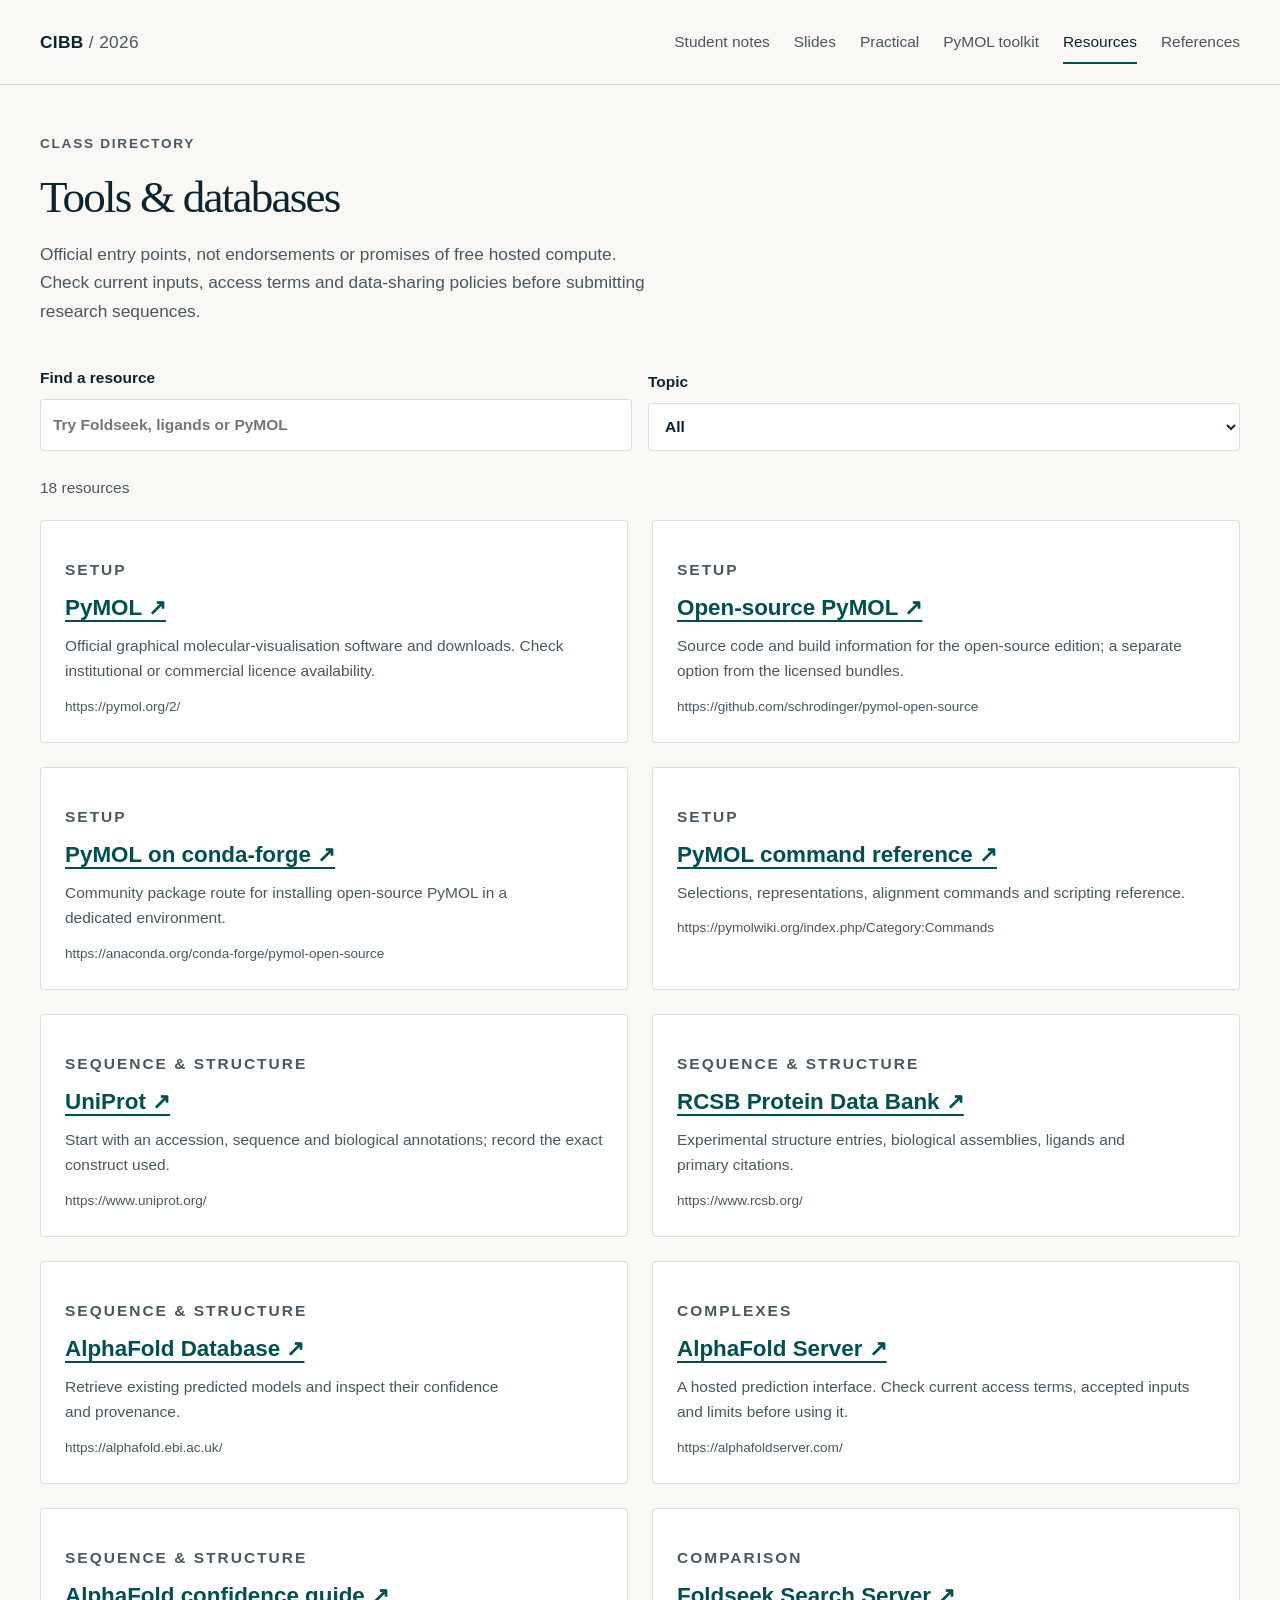
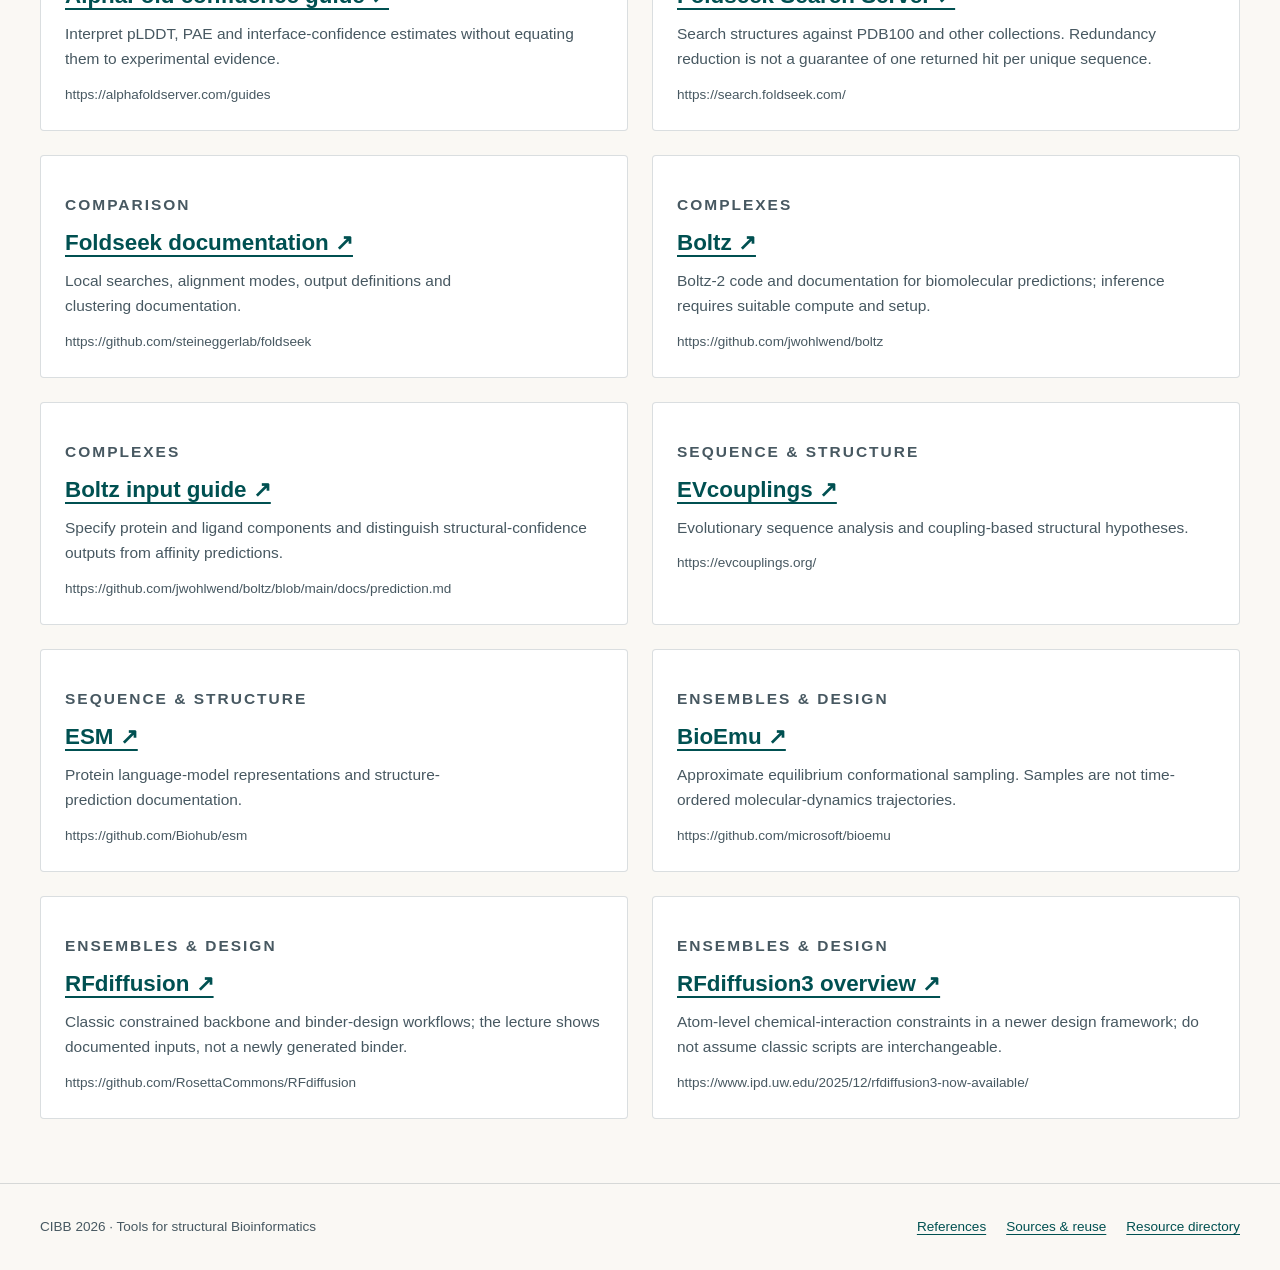
<file: docs/resources.html>
<!doctype html>
<html lang="en"><head><meta charset="utf-8"><meta name="viewport" content="width=device-width, initial-scale=1">
<title>Tools &amp; databases | CIBB 2026</title><meta name="description" content="Official links to structural-bioinformatics tools, databases, downloads and documentation used in the lecture and future practical.">
<meta property="og:title" content="Tools &amp; databases"><meta property="og:description" content="Official links to structural-bioinformatics tools, databases, downloads and documentation used in the lecture and future practical.">
<meta property="og:type" content="website"><meta property="og:image" content="assets/images/myoglobin.webp">
<link rel="preconnect" href="https://api.fontshare.com"><link rel="preconnect" href="https://cdn.fontshare.com" crossorigin>
<link rel="stylesheet" href="assets/base.css"><link rel="stylesheet" href="assets/site.css">
<script src="assets/site.js" defer></script></head><body><a class="skip-link" href="#main">Skip to content</a>
<header class="site-header"><div class="wrap nav-wrap"><a class="wordmark" href="index.html">CIBB<span> / 2026</span></a>
<button class="menu-toggle" data-menu aria-expanded="false" aria-controls="main-navigation">Menu</button>
<nav id="main-navigation" class="main-nav" aria-label="Primary"><a href="notes.html">Student notes</a><a href="slides.html">Slides</a><a href="practical.html">Practical</a><a href="toolkit.html">PyMOL toolkit</a><a href="resources.html" aria-current="page">Resources</a><a href="references.html">References</a></nav></div></header><main id="main" class="wrap"><div class="page-head"><p class="eyebrow">Class directory</p><h1>Tools &amp; databases</h1><p>Official entry points, not endorsements or promises of free hosted compute. Check current inputs, access terms and data-sharing policies before submitting research sequences.</p>
</div>
<div class="resource-controls"><label for="resource-search">Find a resource<input id="resource-search" type="search" placeholder="Try Foldseek, ligands or PyMOL"></label>
<label for="resource-category">Topic<select id="resource-category"><option>All</option><option>Comparison</option><option>Complexes</option><option>Ensembles &amp; design</option><option>Sequence &amp; structure</option><option>Setup</option></select></label></div>
<p class="resource-count" data-resource-count aria-live="polite">18 resources</p>
<div class="resource-grid"><article class="resource" data-resource data-category="Setup">
<p class="eyebrow">Setup</p><h2><a href="https://pymol.org/2/" target="_blank" rel="noopener noreferrer">PyMOL ↗</a></h2>
<p>Official graphical molecular-visualisation software and downloads. Check institutional or commercial licence availability.</p><span class="resource-url">https://pymol.org/2/</span></article><article class="resource" data-resource data-category="Setup">
<p class="eyebrow">Setup</p><h2><a href="https://github.com/schrodinger/pymol-open-source" target="_blank" rel="noopener noreferrer">Open-source PyMOL ↗</a></h2>
<p>Source code and build information for the open-source edition; a separate option from the licensed bundles.</p><span class="resource-url">https://github.com/schrodinger/pymol-open-source</span></article><article class="resource" data-resource data-category="Setup">
<p class="eyebrow">Setup</p><h2><a href="https://anaconda.org/conda-forge/pymol-open-source" target="_blank" rel="noopener noreferrer">PyMOL on conda-forge ↗</a></h2>
<p>Community package route for installing open-source PyMOL in a dedicated environment.</p><span class="resource-url">https://anaconda.org/conda-forge/pymol-open-source</span></article><article class="resource" data-resource data-category="Setup">
<p class="eyebrow">Setup</p><h2><a href="https://pymolwiki.org/index.php/Category:Commands" target="_blank" rel="noopener noreferrer">PyMOL command reference ↗</a></h2>
<p>Selections, representations, alignment commands and scripting reference.</p><span class="resource-url">https://pymolwiki.org/index.php/Category:Commands</span></article><article class="resource" data-resource data-category="Sequence &amp; structure">
<p class="eyebrow">Sequence &amp; structure</p><h2><a href="https://www.uniprot.org/" target="_blank" rel="noopener noreferrer">UniProt ↗</a></h2>
<p>Start with an accession, sequence and biological annotations; record the exact construct used.</p><span class="resource-url">https://www.uniprot.org/</span></article><article class="resource" data-resource data-category="Sequence &amp; structure">
<p class="eyebrow">Sequence &amp; structure</p><h2><a href="https://www.rcsb.org/" target="_blank" rel="noopener noreferrer">RCSB Protein Data Bank ↗</a></h2>
<p>Experimental structure entries, biological assemblies, ligands and primary citations.</p><span class="resource-url">https://www.rcsb.org/</span></article><article class="resource" data-resource data-category="Sequence &amp; structure">
<p class="eyebrow">Sequence &amp; structure</p><h2><a href="https://alphafold.ebi.ac.uk/" target="_blank" rel="noopener noreferrer">AlphaFold Database ↗</a></h2>
<p>Retrieve existing predicted models and inspect their confidence and provenance.</p><span class="resource-url">https://alphafold.ebi.ac.uk/</span></article><article class="resource" data-resource data-category="Complexes">
<p class="eyebrow">Complexes</p><h2><a href="https://alphafoldserver.com/" target="_blank" rel="noopener noreferrer">AlphaFold Server ↗</a></h2>
<p>A hosted prediction interface. Check current access terms, accepted inputs and limits before using it.</p><span class="resource-url">https://alphafoldserver.com/</span></article><article class="resource" data-resource data-category="Sequence &amp; structure">
<p class="eyebrow">Sequence &amp; structure</p><h2><a href="https://alphafoldserver.com/guides" target="_blank" rel="noopener noreferrer">AlphaFold confidence guide ↗</a></h2>
<p>Interpret pLDDT, PAE and interface-confidence estimates without equating them to experimental evidence.</p><span class="resource-url">https://alphafoldserver.com/guides</span></article><article class="resource" data-resource data-category="Comparison">
<p class="eyebrow">Comparison</p><h2><a href="https://search.foldseek.com/" target="_blank" rel="noopener noreferrer">Foldseek Search Server ↗</a></h2>
<p>Search structures against PDB100 and other collections. Redundancy reduction is not a guarantee of one returned hit per unique sequence.</p><span class="resource-url">https://search.foldseek.com/</span></article><article class="resource" data-resource data-category="Comparison">
<p class="eyebrow">Comparison</p><h2><a href="https://github.com/steineggerlab/foldseek" target="_blank" rel="noopener noreferrer">Foldseek documentation ↗</a></h2>
<p>Local searches, alignment modes, output definitions and clustering documentation.</p><span class="resource-url">https://github.com/steineggerlab/foldseek</span></article><article class="resource" data-resource data-category="Complexes">
<p class="eyebrow">Complexes</p><h2><a href="https://github.com/jwohlwend/boltz" target="_blank" rel="noopener noreferrer">Boltz ↗</a></h2>
<p>Boltz-2 code and documentation for biomolecular predictions; inference requires suitable compute and setup.</p><span class="resource-url">https://github.com/jwohlwend/boltz</span></article><article class="resource" data-resource data-category="Complexes">
<p class="eyebrow">Complexes</p><h2><a href="https://github.com/jwohlwend/boltz/blob/main/docs/prediction.md" target="_blank" rel="noopener noreferrer">Boltz input guide ↗</a></h2>
<p>Specify protein and ligand components and distinguish structural-confidence outputs from affinity predictions.</p><span class="resource-url">https://github.com/jwohlwend/boltz/blob/main/docs/prediction.md</span></article><article class="resource" data-resource data-category="Sequence &amp; structure">
<p class="eyebrow">Sequence &amp; structure</p><h2><a href="https://evcouplings.org/" target="_blank" rel="noopener noreferrer">EVcouplings ↗</a></h2>
<p>Evolutionary sequence analysis and coupling-based structural hypotheses.</p><span class="resource-url">https://evcouplings.org/</span></article><article class="resource" data-resource data-category="Sequence &amp; structure">
<p class="eyebrow">Sequence &amp; structure</p><h2><a href="https://github.com/Biohub/esm" target="_blank" rel="noopener noreferrer">ESM ↗</a></h2>
<p>Protein language-model representations and structure-prediction documentation.</p><span class="resource-url">https://github.com/Biohub/esm</span></article><article class="resource" data-resource data-category="Ensembles &amp; design">
<p class="eyebrow">Ensembles &amp; design</p><h2><a href="https://github.com/microsoft/bioemu" target="_blank" rel="noopener noreferrer">BioEmu ↗</a></h2>
<p>Approximate equilibrium conformational sampling. Samples are not time-ordered molecular-dynamics trajectories.</p><span class="resource-url">https://github.com/microsoft/bioemu</span></article><article class="resource" data-resource data-category="Ensembles &amp; design">
<p class="eyebrow">Ensembles &amp; design</p><h2><a href="https://github.com/RosettaCommons/RFdiffusion" target="_blank" rel="noopener noreferrer">RFdiffusion ↗</a></h2>
<p>Classic constrained backbone and binder-design workflows; the lecture shows documented inputs, not a newly generated binder.</p><span class="resource-url">https://github.com/RosettaCommons/RFdiffusion</span></article><article class="resource" data-resource data-category="Ensembles &amp; design">
<p class="eyebrow">Ensembles &amp; design</p><h2><a href="https://www.ipd.uw.edu/2025/12/rfdiffusion3-now-available/" target="_blank" rel="noopener noreferrer">RFdiffusion3 overview ↗</a></h2>
<p>Atom-level chemical-interaction constraints in a newer design framework; do not assume classic scripts are interchangeable.</p><span class="resource-url">https://www.ipd.uw.edu/2025/12/rfdiffusion3-now-available/</span></article></div><div class="empty" data-empty hidden><h2>No matching resources</h2><p>Try a broader term or reset the topic filter.</p><button class="button secondary" data-reset-resources>Reset filters</button></div></main><footer class="site-footer"><div class="wrap footer-inner">
<p>CIBB 2026 · Tools for structural Bioinformatics</p>
<p><a href="references.html">References</a><a href="sources.html">Sources &amp; reuse</a><a href="resources.html">Resource directory</a></p>
</div></footer></body></html>
</file>
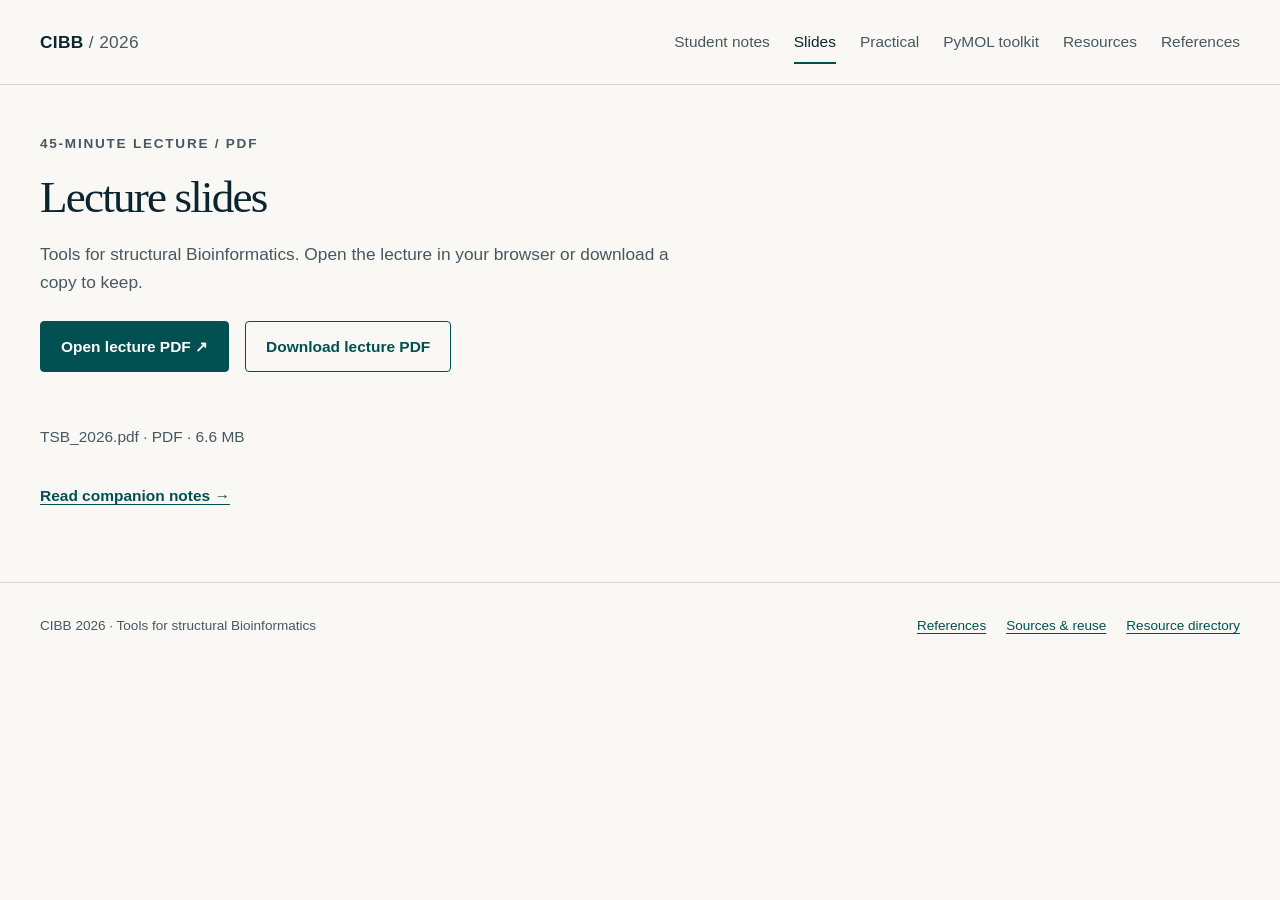
<file: docs/slides.html>
<!doctype html>
<html lang="en"><head><meta charset="utf-8"><meta name="viewport" content="width=device-width, initial-scale=1">
<title>Lecture slides | CIBB 2026</title><meta name="description" content="Open or download the lecture PDF for Tools for structural Bioinformatics, with companion student notes.">
<meta property="og:title" content="Lecture slides"><meta property="og:description" content="Open or download the lecture PDF for Tools for structural Bioinformatics, with companion student notes.">
<meta property="og:type" content="website"><meta property="og:image" content="assets/images/myoglobin.webp">
<link rel="preconnect" href="https://api.fontshare.com"><link rel="preconnect" href="https://cdn.fontshare.com" crossorigin>
<link rel="stylesheet" href="assets/base.css"><link rel="stylesheet" href="assets/site.css">
<script src="assets/site.js" defer></script></head><body><a class="skip-link" href="#main">Skip to content</a>
<header class="site-header"><div class="wrap nav-wrap"><a class="wordmark" href="index.html">CIBB<span> / 2026</span></a>
<button class="menu-toggle" data-menu aria-expanded="false" aria-controls="main-navigation">Menu</button>
<nav id="main-navigation" class="main-nav" aria-label="Primary"><a href="notes.html">Student notes</a><a href="slides.html" aria-current="page">Slides</a><a href="practical.html">Practical</a><a href="toolkit.html">PyMOL toolkit</a><a href="resources.html">Resources</a><a href="references.html">References</a></nav></div></header><main id="main" class="wrap"><div class="page-head"><p class="eyebrow">45-minute lecture / PDF</p><h1>Lecture slides</h1><p>Tools for structural Bioinformatics. Open the lecture in your browser or download a copy to keep.</p>
<div class="actions"><a class="button" href="downloads/TSB_2026.pdf" target="_blank" rel="noopener noreferrer">Open lecture PDF ↗</a><a class="button secondary" href="downloads/TSB_2026.pdf" download="TSB_2026.pdf">Download lecture PDF</a></div></div>
<div class="slide-shell"><p class="slide-description">TSB_2026.pdf · PDF · 6.6 MB</p>
<a class="text-link" href="notes.html">Read companion notes →</a></div></main><footer class="site-footer"><div class="wrap footer-inner">
<p>CIBB 2026 · Tools for structural Bioinformatics</p>
<p><a href="references.html">References</a><a href="sources.html">Sources &amp; reuse</a><a href="resources.html">Resource directory</a></p>
</div></footer></body></html>
</file>
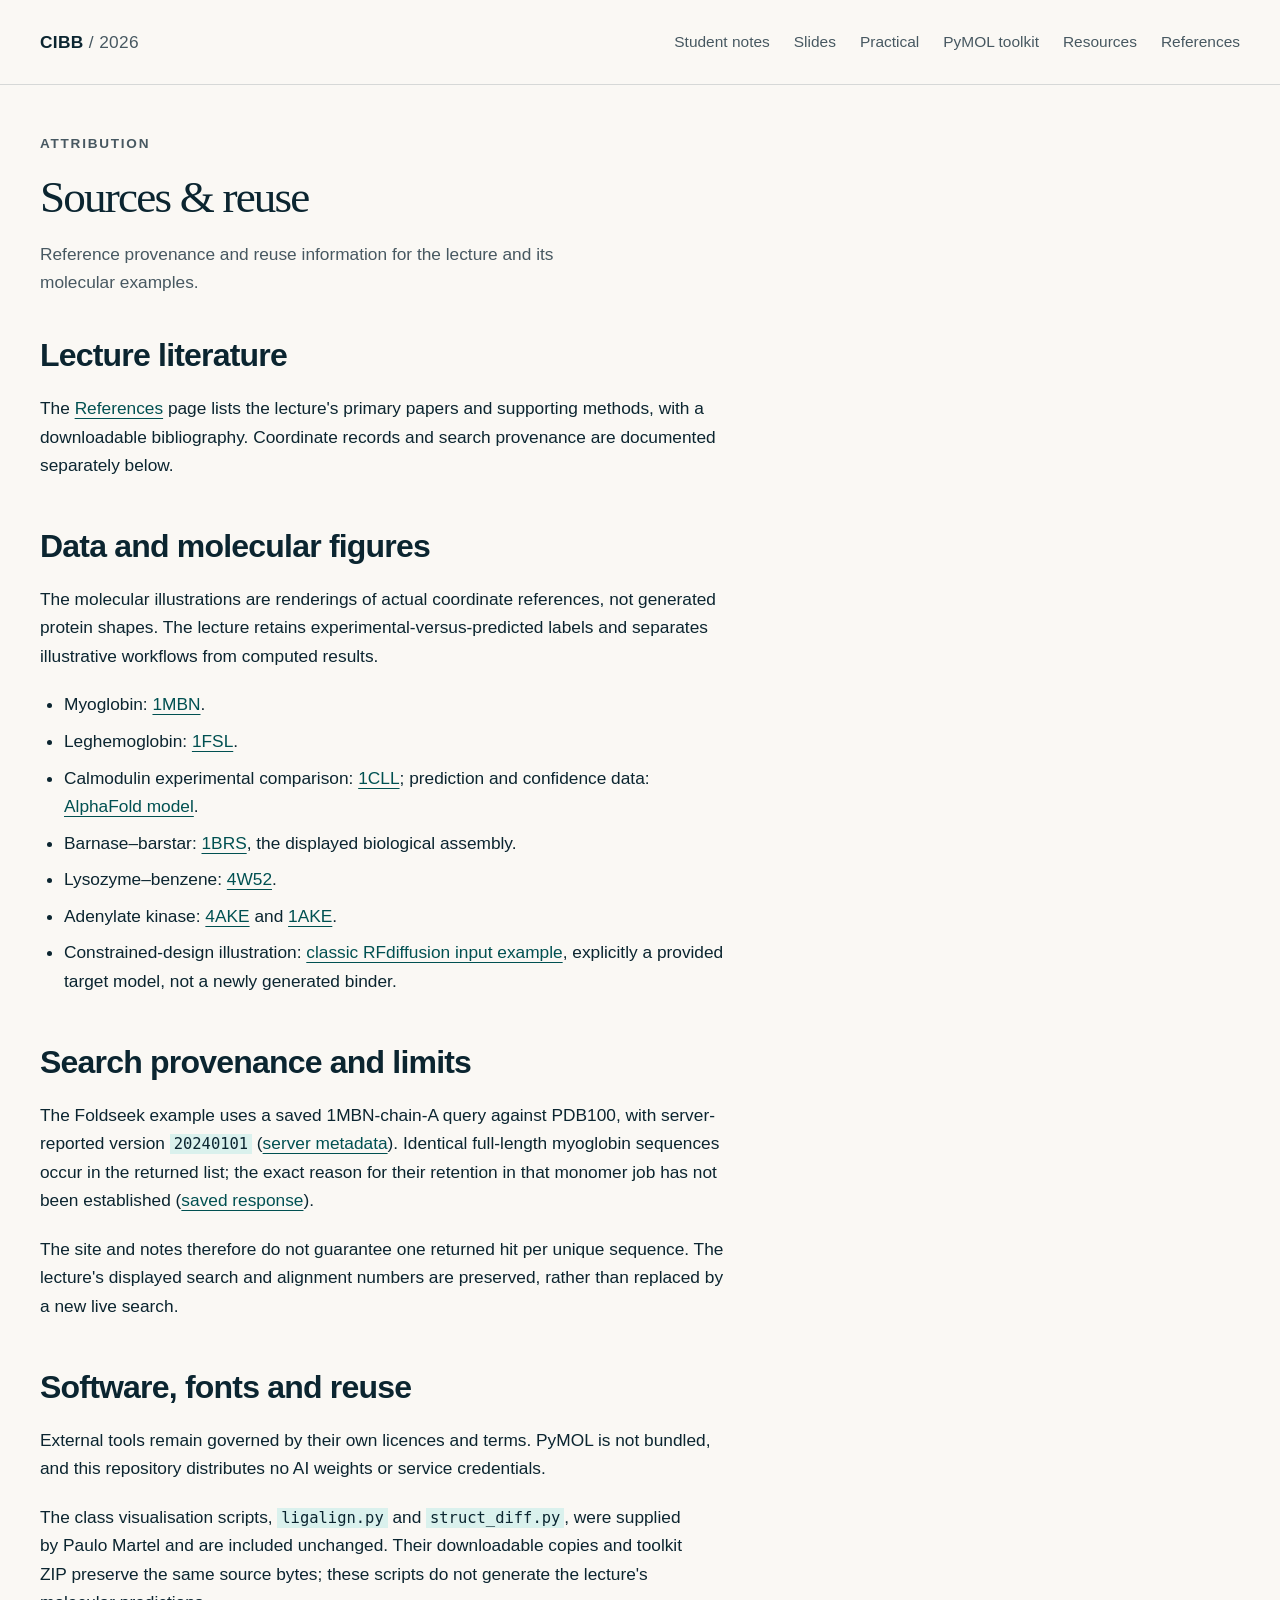
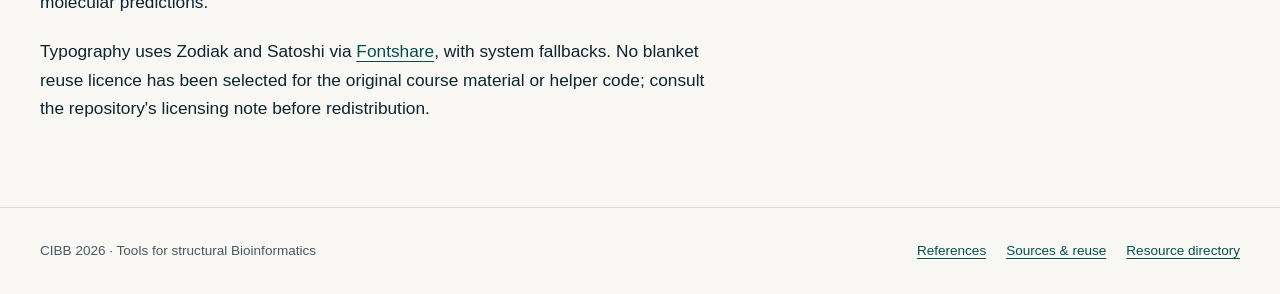
<file: docs/sources.html>
<!doctype html>
<html lang="en"><head><meta charset="utf-8"><meta name="viewport" content="width=device-width, initial-scale=1">
<title>Sources &amp; reuse | CIBB 2026</title><meta name="description" content="Coordinate references, search provenance, software terms and attribution for Tools for structural Bioinformatics.">
<meta property="og:title" content="Sources &amp; reuse"><meta property="og:description" content="Coordinate references, search provenance, software terms and attribution for Tools for structural Bioinformatics.">
<meta property="og:type" content="website"><meta property="og:image" content="assets/images/myoglobin.webp">
<link rel="preconnect" href="https://api.fontshare.com"><link rel="preconnect" href="https://cdn.fontshare.com" crossorigin>
<link rel="stylesheet" href="assets/base.css"><link rel="stylesheet" href="assets/site.css">
<script src="assets/site.js" defer></script></head><body><a class="skip-link" href="#main">Skip to content</a>
<header class="site-header"><div class="wrap nav-wrap"><a class="wordmark" href="index.html">CIBB<span> / 2026</span></a>
<button class="menu-toggle" data-menu aria-expanded="false" aria-controls="main-navigation">Menu</button>
<nav id="main-navigation" class="main-nav" aria-label="Primary"><a href="notes.html">Student notes</a><a href="slides.html">Slides</a><a href="practical.html">Practical</a><a href="toolkit.html">PyMOL toolkit</a><a href="resources.html">Resources</a><a href="references.html">References</a></nav></div></header><main id="main" class="wrap"><div class="page-head"><p class="eyebrow">Attribution</p><h1>Sources &amp; reuse</h1><p>Reference provenance and reuse information for the lecture and its molecular examples.</p>
</div><article class="article" style="padding-bottom:var(--space-16)"><h2>Lecture literature</h2>
<p>The <a href="references.html">References</a> page lists the lecture's primary papers and supporting methods, with a downloadable bibliography. Coordinate records and search provenance are documented separately below.</p>
<h2>Data and molecular figures</h2>
<p>The molecular illustrations are renderings of actual coordinate references, not generated protein shapes. The lecture retains experimental-versus-predicted labels and separates illustrative workflows from computed results.</p>
<ul>
<li>Myoglobin: <a target="_blank" rel="noopener noreferrer" href="https://www.rcsb.org/structure/1MBN">1MBN</a>.</li>
<li>Leghemoglobin: <a target="_blank" rel="noopener noreferrer" href="https://www.rcsb.org/structure/1FSL">1FSL</a>.</li>
<li>Calmodulin experimental comparison: <a target="_blank" rel="noopener noreferrer" href="https://www.rcsb.org/structure/1CLL">1CLL</a>; prediction and confidence data: <a target="_blank" rel="noopener noreferrer" href="https://alphafold.ebi.ac.uk/files/AF-P0DP23-F1-model_v6.cif">AlphaFold model</a>.</li>
<li>Barnase–barstar: <a target="_blank" rel="noopener noreferrer" href="https://www.rcsb.org/structure/1BRS">1BRS</a>, the displayed biological assembly.</li>
<li>Lysozyme–benzene: <a target="_blank" rel="noopener noreferrer" href="https://www.rcsb.org/structure/4W52">4W52</a>.</li>
<li>Adenylate kinase: <a target="_blank" rel="noopener noreferrer" href="https://www.rcsb.org/structure/4AKE">4AKE</a> and <a target="_blank" rel="noopener noreferrer" href="https://www.rcsb.org/structure/1AKE">1AKE</a>.</li>
<li>Constrained-design illustration: <a target="_blank" rel="noopener noreferrer" href="https://github.com/RosettaCommons/RFdiffusion/blob/main/examples/design_ppi.sh">classic RFdiffusion input example</a>, explicitly a provided target model, not a newly generated binder.</li>
</ul>
<h2>Search provenance and limits</h2>
<p>The Foldseek example uses a saved 1MBN-chain-A query against PDB100, with server-reported version <code>20240101</code> (<a target="_blank" rel="noopener noreferrer" href="https://search.foldseek.com/api/databases">server metadata</a>). Identical full-length myoglobin sequences occur in the returned list; the exact reason for their retention in that monomer job has not been established (<a target="_blank" rel="noopener noreferrer" href="https://search.foldseek.com/api/result/9JUQmuFtzzCi-ufQrRv0mkHE562y671NBHSwsw/0">saved response</a>).</p>
<p>The site and notes therefore do not guarantee one returned hit per unique sequence. The lecture's displayed search and alignment numbers are preserved, rather than replaced by a new live search.</p>
<h2>Software, fonts and reuse</h2>
<p>External tools remain governed by their own licences and terms. PyMOL is not bundled, and this repository distributes no AI weights or service credentials.</p>
<p>The class visualisation scripts, <code>ligalign.py</code> and <code>struct_diff.py</code>, were supplied by Paulo Martel and are included unchanged. Their downloadable copies and toolkit ZIP preserve the same source bytes; these scripts do not generate the lecture's molecular predictions.</p>
<p>Typography uses Zodiak and Satoshi via <a target="_blank" rel="noopener noreferrer" href="https://www.fontshare.com/">Fontshare</a>, with system fallbacks. No blanket reuse licence has been selected for the original course material or helper code; consult the repository's licensing note before redistribution.</p></article></main><footer class="site-footer"><div class="wrap footer-inner">
<p>CIBB 2026 · Tools for structural Bioinformatics</p>
<p><a href="references.html">References</a><a href="sources.html">Sources &amp; reuse</a><a href="resources.html">Resource directory</a></p>
</div></footer></body></html>
</file>
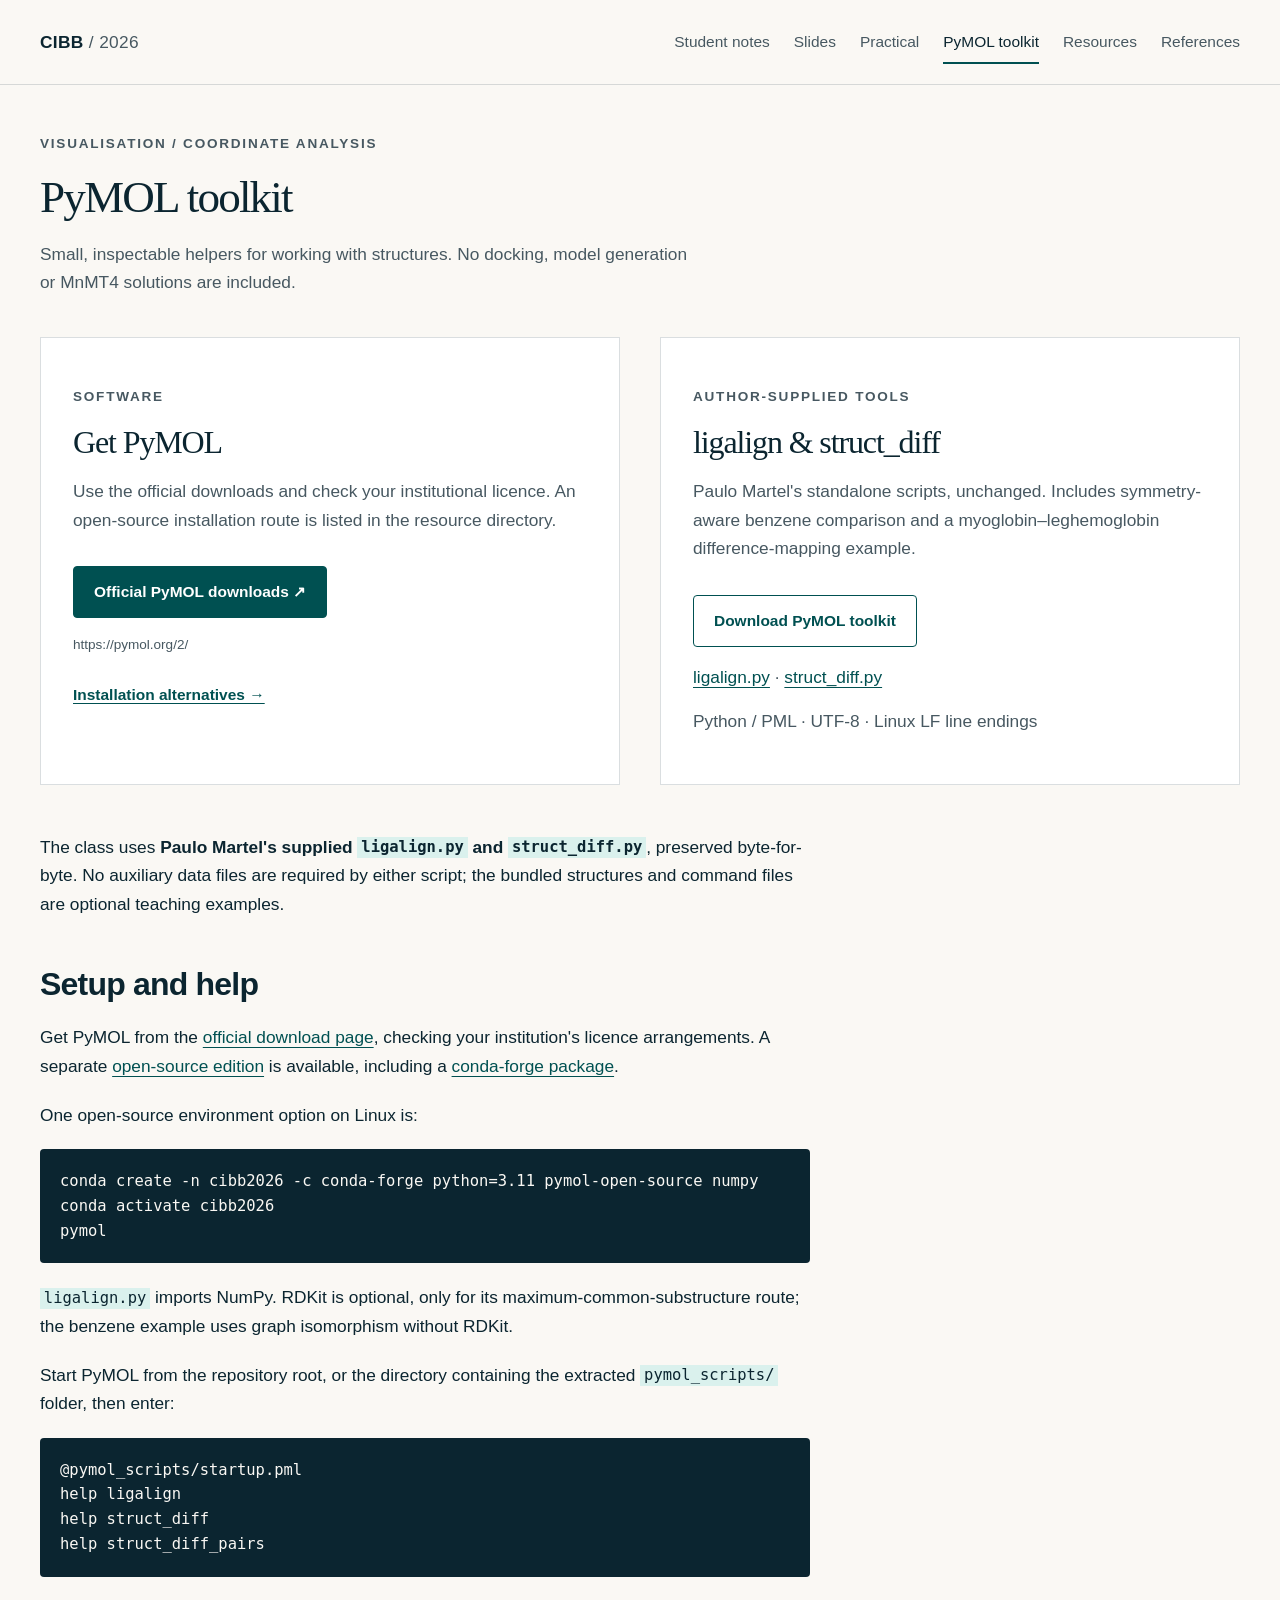
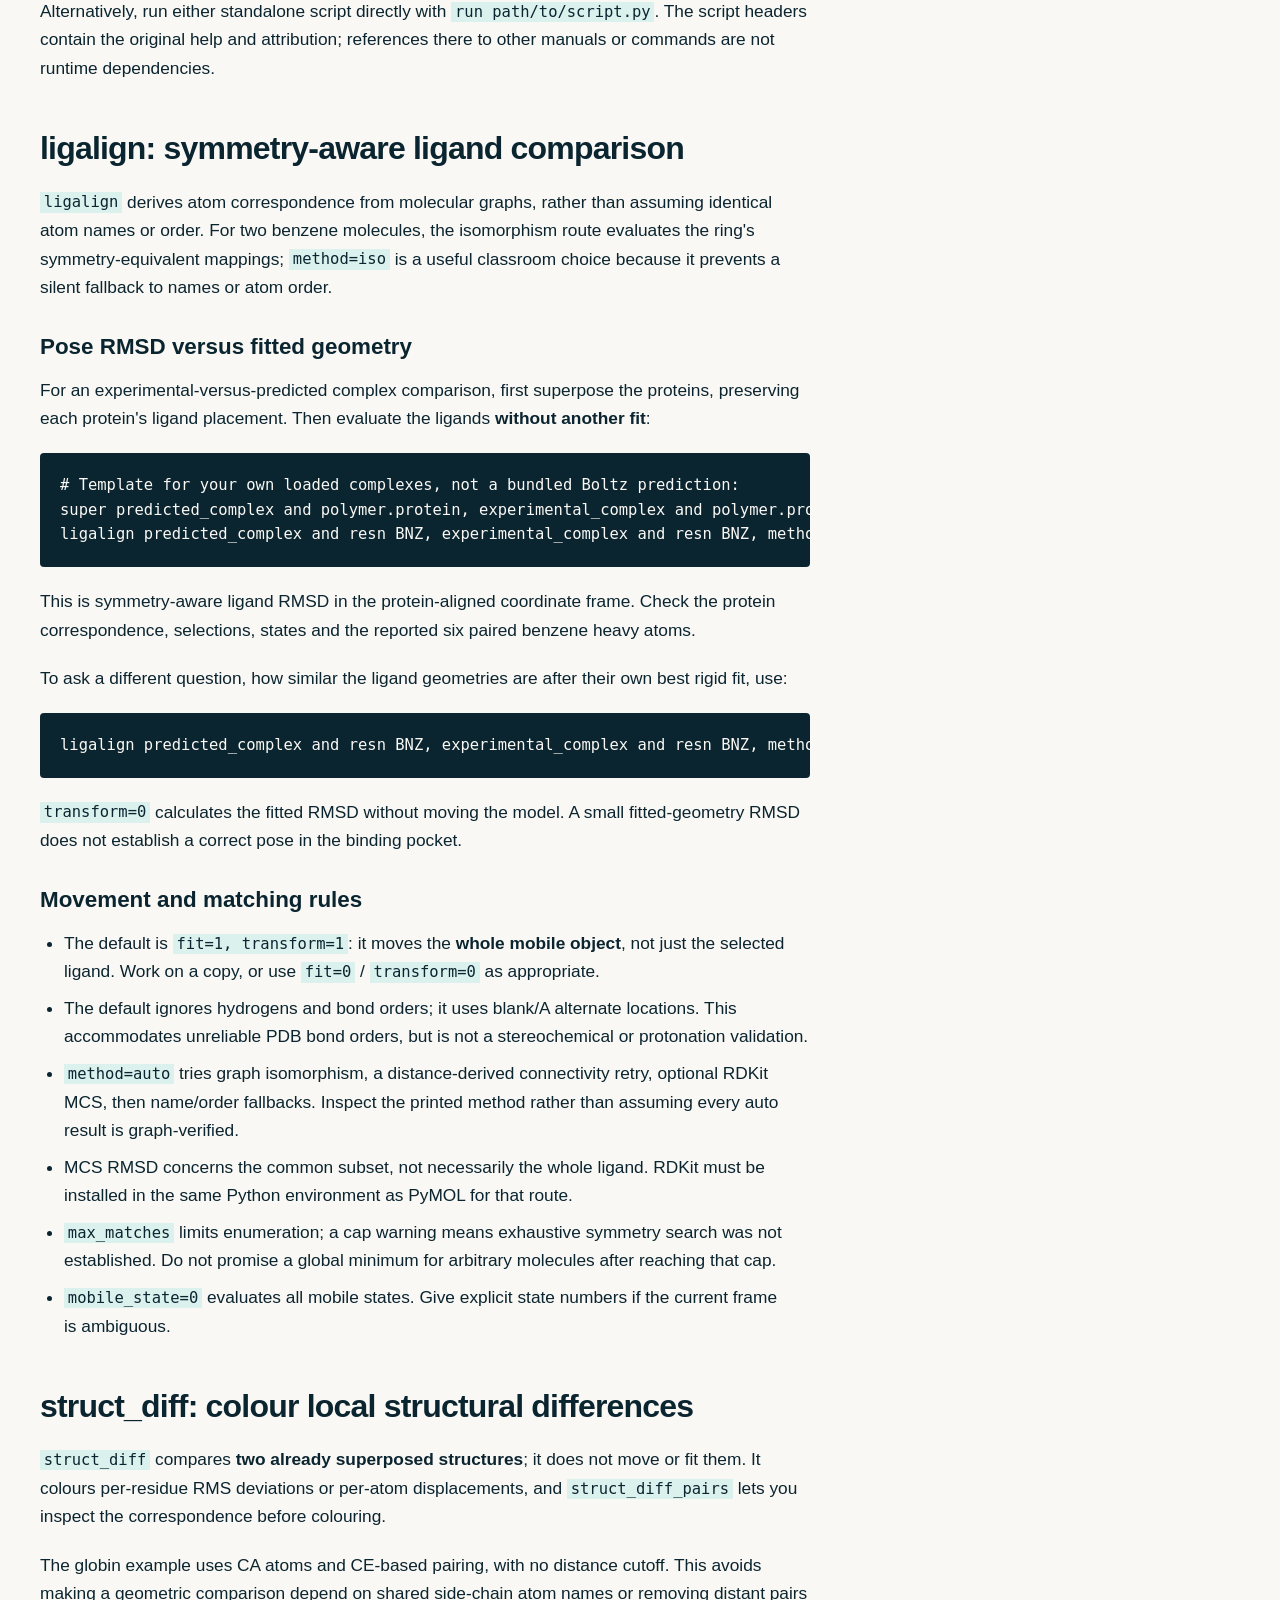
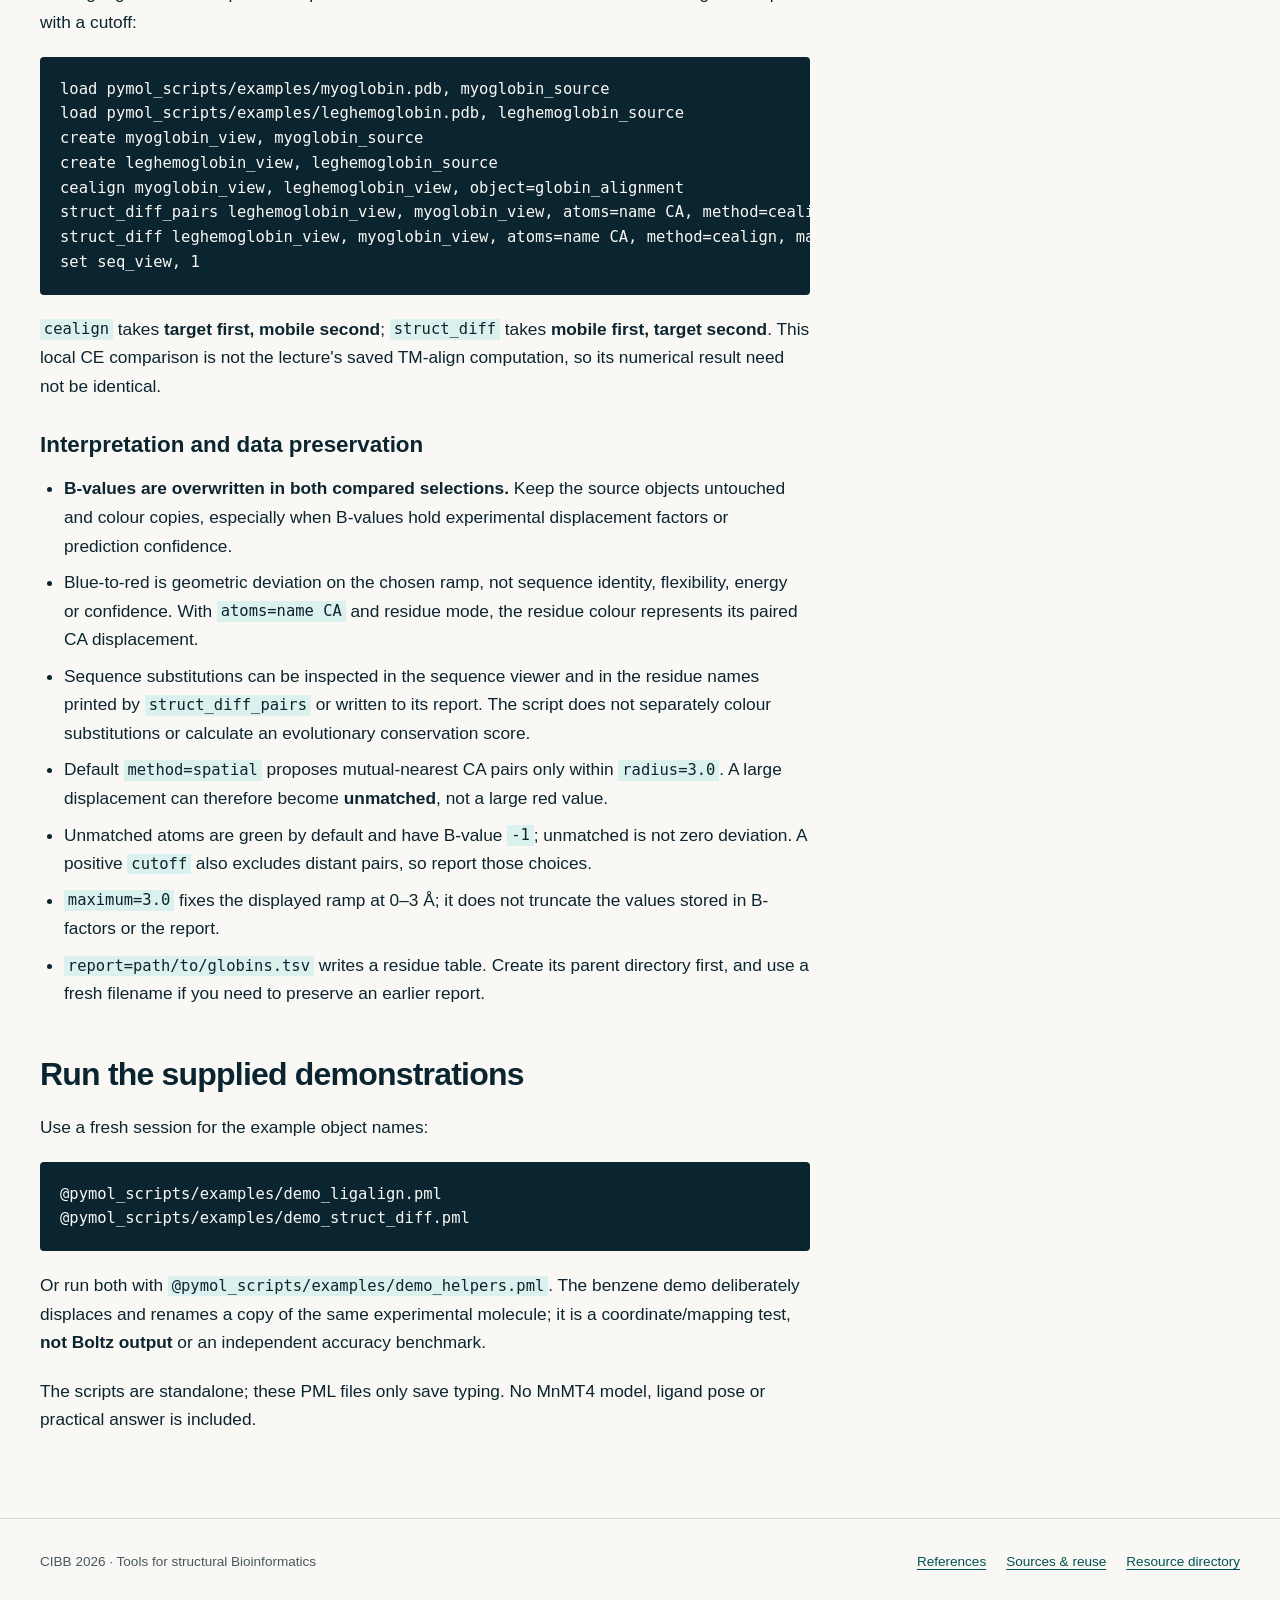
<file: docs/toolkit.html>
<!doctype html>
<html lang="en"><head><meta charset="utf-8"><meta name="viewport" content="width=device-width, initial-scale=1">
<title>PyMOL toolkit | CIBB 2026</title><meta name="description" content="Download Paulo Martel&#x27;s ligalign.py and struct_diff.py, with symmetry-aware ligand comparison and structural-difference examples.">
<meta property="og:title" content="PyMOL toolkit"><meta property="og:description" content="Download Paulo Martel&#x27;s ligalign.py and struct_diff.py, with symmetry-aware ligand comparison and structural-difference examples.">
<meta property="og:type" content="website"><meta property="og:image" content="assets/images/myoglobin.webp">
<link rel="preconnect" href="https://api.fontshare.com"><link rel="preconnect" href="https://cdn.fontshare.com" crossorigin>
<link rel="stylesheet" href="assets/base.css"><link rel="stylesheet" href="assets/site.css">
<script src="assets/site.js" defer></script></head><body><a class="skip-link" href="#main">Skip to content</a>
<header class="site-header"><div class="wrap nav-wrap"><a class="wordmark" href="index.html">CIBB<span> / 2026</span></a>
<button class="menu-toggle" data-menu aria-expanded="false" aria-controls="main-navigation">Menu</button>
<nav id="main-navigation" class="main-nav" aria-label="Primary"><a href="notes.html">Student notes</a><a href="slides.html">Slides</a><a href="practical.html">Practical</a><a href="toolkit.html" aria-current="page">PyMOL toolkit</a><a href="resources.html">Resources</a><a href="references.html">References</a></nav></div></header><main id="main" class="wrap"><div class="page-head"><p class="eyebrow">Visualisation / coordinate analysis</p><h1>PyMOL toolkit</h1><p>Small, inspectable helpers for working with structures. No docking, model generation or MnMT4 solutions are included.</p>
</div>
<div class="toolkit-lead"><section class="toolkit-panel"><p class="eyebrow">Software</p><h2>Get PyMOL</h2>
<p>Use the official downloads and check your institutional licence. An open-source installation route is listed in the resource directory.</p>
<a class="button" href="https://pymol.org/2/" target="_blank" rel="noopener noreferrer">Official PyMOL downloads ↗</a>
<p class="resource-url">https://pymol.org/2/</p><a class="text-link" href="resources.html">Installation alternatives →</a></section>
<section class="toolkit-panel"><p class="eyebrow">Author-supplied tools</p><h2>ligalign &amp; struct_diff</h2>
<p>Paulo Martel's standalone scripts, unchanged. Includes symmetry-aware benzene comparison and a myoglobin–leghemoglobin difference-mapping example.</p>
<a class="button secondary" href="downloads/pymol-toolkit.zip" download>Download PyMOL toolkit</a>
<p><a href="downloads/ligalign.py" download>ligalign.py</a> · <a href="downloads/struct_diff.py" download>struct_diff.py</a></p>
<p>Python / PML · UTF-8 · Linux LF line endings</p></section></div>
<article class="article toolkit-read">
<p>The class uses <strong>Paulo Martel's supplied <code>ligalign.py</code> and <code>struct_diff.py</code></strong>, preserved byte-for-byte. No auxiliary data files are required by either script; the bundled structures and command files are optional teaching examples.</p>
<h2 id="setup-and-help">Setup and help</h2>
<p>Get PyMOL from the <a target="_blank" rel="noopener noreferrer" href="https://pymol.org/2/">official download page</a>, checking your institution's licence arrangements. A separate <a target="_blank" rel="noopener noreferrer" href="https://github.com/schrodinger/pymol-open-source">open-source edition</a> is available, including a <a target="_blank" rel="noopener noreferrer" href="https://anaconda.org/conda-forge/pymol-open-source">conda-forge package</a>.</p>
<p>One open-source environment option on Linux is:</p>
<pre><code class="language-bash">conda create -n cibb2026 -c conda-forge python=3.11 pymol-open-source numpy
conda activate cibb2026
pymol
</code></pre>
<p><code>ligalign.py</code> imports NumPy. RDKit is optional, only for its maximum-common-substructure route; the benzene example uses graph isomorphism without RDKit.</p>
<p>Start PyMOL from the repository root, or the directory containing the extracted <code>pymol_scripts/</code> folder, then enter:</p>
<pre><code class="language-pml">@pymol_scripts/startup.pml
help ligalign
help struct_diff
help struct_diff_pairs
</code></pre>
<p>Alternatively, run either standalone script directly with <code>run path/to/script.py</code>. The script headers contain the original help and attribution; references there to other manuals or commands are not runtime dependencies.</p>
<h2 id="ligalign-symmetry-aware-ligand-comparison">ligalign: symmetry-aware ligand comparison</h2>
<p><code>ligalign</code> derives atom correspondence from molecular graphs, rather than assuming identical atom names or order. For two benzene molecules, the isomorphism route evaluates the ring's symmetry-equivalent mappings; <code>method=iso</code> is a useful classroom choice because it prevents a silent fallback to names or atom order.</p>
<h3 id="pose-rmsd-versus-fitted-geometry">Pose RMSD versus fitted geometry</h3>
<p>For an experimental-versus-predicted complex comparison, first superpose the proteins, preserving each protein's ligand placement. Then evaluate the ligands <strong>without another fit</strong>:</p>
<pre><code class="language-pml"># Template for your own loaded complexes, not a bundled Boltz prediction:
super predicted_complex and polymer.protein, experimental_complex and polymer.protein
ligalign predicted_complex and resn BNZ, experimental_complex and resn BNZ, method=iso, fit=0, verbose=2
</code></pre>
<p>This is symmetry-aware ligand RMSD in the protein-aligned coordinate frame. Check the protein correspondence, selections, states and the reported six paired benzene heavy atoms.</p>
<p>To ask a different question, how similar the ligand geometries are after their own best rigid fit, use:</p>
<pre><code class="language-pml">ligalign predicted_complex and resn BNZ, experimental_complex and resn BNZ, method=iso, fit=1, transform=0
</code></pre>
<p><code>transform=0</code> calculates the fitted RMSD without moving the model. A small fitted-geometry RMSD does not establish a correct pose in the binding pocket.</p>
<h3 id="movement-and-matching-rules">Movement and matching rules</h3>
<ul>
<li>The default is <code>fit=1, transform=1</code>: it moves the <strong>whole mobile object</strong>, not just the selected ligand. Work on a copy, or use <code>fit=0</code> / <code>transform=0</code> as appropriate.</li>
<li>The default ignores hydrogens and bond orders; it uses blank/A alternate locations. This accommodates unreliable PDB bond orders, but is not a stereochemical or protonation validation.</li>
<li><code>method=auto</code> tries graph isomorphism, a distance-derived connectivity retry, optional RDKit MCS, then name/order fallbacks. Inspect the printed method rather than assuming every auto result is graph-verified.</li>
<li>MCS RMSD concerns the common subset, not necessarily the whole ligand. RDKit must be installed in the same Python environment as PyMOL for that route.</li>
<li><code>max_matches</code> limits enumeration; a cap warning means exhaustive symmetry search was not established. Do not promise a global minimum for arbitrary molecules after reaching that cap.</li>
<li><code>mobile_state=0</code> evaluates all mobile states. Give explicit state numbers if the current frame is ambiguous.</li>
</ul>
<h2 id="struct_diff-colour-local-structural-differences">struct_diff: colour local structural differences</h2>
<p><code>struct_diff</code> compares <strong>two already superposed structures</strong>; it does not move or fit them. It colours per-residue RMS deviations or per-atom displacements, and <code>struct_diff_pairs</code> lets you inspect the correspondence before colouring.</p>
<p>The globin example uses CA atoms and CE-based pairing, with no distance cutoff. This avoids making a geometric comparison depend on shared side-chain atom names or removing distant pairs with a cutoff:</p>
<pre><code class="language-pml">load pymol_scripts/examples/myoglobin.pdb, myoglobin_source
load pymol_scripts/examples/leghemoglobin.pdb, leghemoglobin_source
create myoglobin_view, myoglobin_source
create leghemoglobin_view, leghemoglobin_source
cealign myoglobin_view, leghemoglobin_view, object=globin_alignment
struct_diff_pairs leghemoglobin_view, myoglobin_view, atoms=name CA, method=cealign, show=resi 20-23
struct_diff leghemoglobin_view, myoglobin_view, atoms=name CA, method=cealign, maximum=3.0
set seq_view, 1
</code></pre>
<p><code>cealign</code> takes <strong>target first, mobile second</strong>; <code>struct_diff</code> takes <strong>mobile first, target second</strong>. This local CE comparison is not the lecture's saved TM-align computation, so its numerical result need not be identical.</p>
<h3 id="interpretation-and-data-preservation">Interpretation and data preservation</h3>
<ul>
<li><strong>B-values are overwritten in both compared selections.</strong> Keep the source objects untouched and colour copies, especially when B-values hold experimental displacement factors or prediction confidence.</li>
<li>Blue-to-red is geometric deviation on the chosen ramp, not sequence identity, flexibility, energy or confidence. With <code>atoms=name CA</code> and residue mode, the residue colour represents its paired CA displacement.</li>
<li>Sequence substitutions can be inspected in the sequence viewer and in the residue names printed by <code>struct_diff_pairs</code> or written to its report. The script does not separately colour substitutions or calculate an evolutionary conservation score.</li>
<li>Default <code>method=spatial</code> proposes mutual-nearest CA pairs only within <code>radius=3.0</code>. A large displacement can therefore become <strong>unmatched</strong>, not a large red value.</li>
<li>Unmatched atoms are green by default and have B-value <code>-1</code>; unmatched is not zero deviation. A positive <code>cutoff</code> also excludes distant pairs, so report those choices.</li>
<li><code>maximum=3.0</code> fixes the displayed ramp at 0–3 Å; it does not truncate the values stored in B-factors or the report.</li>
<li><code>report=path/to/globins.tsv</code> writes a residue table. Create its parent directory first, and use a fresh filename if you need to preserve an earlier report.</li>
</ul>
<h2 id="run-the-supplied-demonstrations">Run the supplied demonstrations</h2>
<p>Use a fresh session for the example object names:</p>
<pre><code class="language-pml">@pymol_scripts/examples/demo_ligalign.pml
@pymol_scripts/examples/demo_struct_diff.pml
</code></pre>
<p>Or run both with <code>@pymol_scripts/examples/demo_helpers.pml</code>. The benzene demo deliberately displaces and renames a copy of the same experimental molecule; it is a coordinate/mapping test, <strong>not Boltz output</strong> or an independent accuracy benchmark.</p>
<p>The scripts are standalone; these PML files only save typing. No MnMT4 model, ligand pose or practical answer is included.</p></article></main><footer class="site-footer"><div class="wrap footer-inner">
<p>CIBB 2026 · Tools for structural Bioinformatics</p>
<p><a href="references.html">References</a><a href="sources.html">Sources &amp; reuse</a><a href="resources.html">Resource directory</a></p>
</div></footer></body></html>
</file>
<file: docs/assets/base.css>
*,*::before,*::after{box-sizing:border-box;margin:0;padding:0}
html{-webkit-text-size-adjust:100%;text-size-adjust:100%;-webkit-font-smoothing:antialiased;text-rendering:optimizeLegibility;scroll-behavior:smooth;scroll-padding-top:var(--space-24)}
body{min-height:100dvh;line-height:1.65;font-family:var(--font-body),sans-serif;font-size:var(--text-base);color:var(--color-text);background:var(--color-bg)}
img,picture,video,svg{display:block;max-width:100%;height:auto}
input,button,select,textarea{font:inherit;color:inherit}
h1,h2,h3,h4{line-height:1.16;text-wrap:balance}
p,li,figcaption{text-wrap:pretty}
button{cursor:pointer;background:none;border:0}
a,button,input,select{transition:color 160ms ease,background 160ms ease,border-color 160ms ease}
:focus-visible{outline:3px solid var(--color-primary);outline-offset:4px}
::selection{background:var(--color-tint);color:var(--color-text)}
table{border-collapse:collapse;width:100%}
.sr-only{position:absolute;width:1px;height:1px;margin:-1px;overflow:hidden;clip:rect(0,0,0,0);white-space:nowrap}
[hidden]{display:none!important}
@media(prefers-reduced-motion:reduce){html{scroll-behavior:auto}*,*::before,*::after{animation-duration:.01ms!important;transition-duration:.01ms!important}}
</file>
<file: docs/assets/site.css>
@import url("https://api.fontshare.com/v2/css?f[]=zodiak@400,500&f[]=satoshi@400,500,700&display=swap");
:root{
 --font-display:"Zodiak",Georgia,serif;--font-body:"Satoshi",Arial,sans-serif;
 --color-bg:oklch(98% .006 90);--color-surface:oklch(100% 0 0);--color-tint:oklch(94% .025 185);
 --color-text:oklch(25% .038 230);--color-muted:oklch(45% .025 230);--color-primary:oklch(39% .07 195);
 --color-hover:oklch(30% .055 195);--color-line:oklch(25% .038 230/.15);
 --text-xs:clamp(.75rem,.72rem + .16vw,.875rem);--text-sm:clamp(.875rem,.84rem + .16vw,1rem);
 --text-base:clamp(1rem,.97rem + .14vw,1.1rem);--text-lg:clamp(1.125rem,1rem + .5vw,1.4rem);
 --text-xl:clamp(1.5rem,1.2rem + 1vw,2.1rem);--text-2xl:clamp(2rem,1.7rem + 1.4vw,3rem);
 --text-hero:clamp(2.7rem,1.6rem + 3.3vw,5rem);
 --space-1:.25rem;--space-2:.5rem;--space-3:.75rem;--space-4:1rem;--space-5:1.25rem;--space-6:1.5rem;
 --space-8:2rem;--space-10:2.5rem;--space-12:3rem;--space-16:4rem;--space-20:5rem;--space-24:6rem;--space-32:8rem;
 --radius-sm:.25rem;--radius-md:.5rem;--radius-lg:.75rem;--content-wide:1200px;
}
a{color:var(--color-primary);text-underline-offset:.22em}
a:hover{color:var(--color-hover)}
button:active,.button:active{transform:translateY(1px)}
.wrap{width:min(calc(100% - var(--space-12)),var(--content-wide));margin-inline:auto}
.skip-link{position:fixed;left:var(--space-4);top:var(--space-4);z-index:1000;background:white;padding:var(--space-3);transform:translateY(-180%)}
.skip-link:focus{transform:none}
.site-header{position:sticky;top:0;z-index:50;background:var(--color-bg);border-bottom:1px solid var(--color-line)}
.nav-wrap{min-height:84px;display:flex;align-items:center;justify-content:space-between;gap:var(--space-8)}
.wordmark{font-weight:700;color:var(--color-text);text-decoration:none;letter-spacing:.02em;font-size:var(--text-base);padding-block:var(--space-3);white-space:nowrap}
.wordmark span{font-weight:400;color:var(--color-muted)}
.main-nav{display:flex;align-items:center;gap:var(--space-6)}
.main-nav a{display:inline-flex;align-items:center;min-height:44px;color:var(--color-muted);font-size:var(--text-sm);text-decoration:none}
.main-nav a[aria-current=page]{color:var(--color-text);box-shadow:inset 0 -2px var(--color-primary)}
.main-nav a:hover{color:var(--color-primary)}
.menu-toggle{display:none;min-height:44px;padding-inline:var(--space-3);border:1px solid var(--color-line);border-radius:var(--radius-sm);font-size:var(--text-sm)}
.eyebrow{font-size:var(--text-xs);font-weight:700;letter-spacing:.13em;text-transform:uppercase;color:var(--color-primary)}
.hero{display:grid;grid-template-columns:1.3fr 1fr;gap:var(--space-12);align-items:center;padding-block:var(--space-20) var(--space-16);min-height:640px}
h1{font-family:var(--font-display);font-weight:400;font-size:var(--text-hero);letter-spacing:-.055em}
.hero h1{margin-block:var(--space-5) var(--space-6);max-width:15ch}
.lede{color:var(--color-muted);max-width:49ch;font-size:var(--text-base)}
.hero-actions{display:flex;align-items:center;gap:var(--space-6);flex-wrap:wrap;margin-top:var(--space-8)}
.button{display:inline-flex;align-items:center;justify-content:center;gap:var(--space-3);padding:var(--space-3) var(--space-5);min-height:48px;font-weight:700;font-size:var(--text-sm);border:1px solid var(--color-primary);border-radius:var(--radius-sm);text-decoration:none;background:var(--color-primary);color:white}
.button:hover{background:var(--color-hover);color:white;border-color:var(--color-hover)}
.button.secondary{background:transparent;color:var(--color-primary)}
.button.secondary:hover{background:var(--color-tint)}
.text-link{display:inline-flex;align-items:center;min-height:44px;gap:var(--space-3);font-size:var(--text-sm);font-weight:700}
.hero-figure{position:relative;padding:var(--space-8) var(--space-6) var(--space-4)}
.hero-figure img{width:100%;max-height:430px;object-fit:contain;filter:drop-shadow(0 12px 16px oklch(25% .038 230/.04))}
figcaption{margin-top:var(--space-5);font-size:var(--text-xs);color:var(--color-muted)}
.figure-label{font-size:var(--text-xs);letter-spacing:.04em;color:var(--color-primary);font-weight:700;margin-bottom:var(--space-6)}
.course-strip{display:flex;border-block:1px solid var(--color-line);padding-block:var(--space-5);gap:var(--space-12);flex-wrap:wrap;font-size:var(--text-sm);color:var(--color-muted)}
.course-strip strong{color:var(--color-text);margin-right:var(--space-2)}
.section{padding-block:var(--space-16)}
.section-heading{display:flex;align-items:end;justify-content:space-between;gap:var(--space-6);margin-bottom:var(--space-8)}
h2{font-size:var(--text-xl);font-weight:500;font-family:var(--font-display);letter-spacing:-.035em}
h3{font-size:var(--text-lg);font-weight:700}
.section-heading p{color:var(--color-muted);max-width:44ch;font-size:var(--text-sm)}
.materials{display:grid;grid-template-columns:1.15fr 1fr;gap:var(--space-12)}
.featured-material{background:var(--color-surface);border:1px solid var(--color-line);padding:var(--space-6);border-radius:var(--radius-md)}
.featured-material img{border:1px solid var(--color-line);width:100%;aspect-ratio:16/9;object-fit:contain;background:white;margin-block:var(--space-5)}
.featured-material h3 a{color:var(--color-text);text-decoration:none}
.featured-material p,.material-link p{color:var(--color-muted);font-size:var(--text-sm)}
.material-link{display:block;text-decoration:none;border-bottom:1px solid var(--color-line);padding-block:var(--space-6);color:var(--color-text)}
.material-link:first-child{padding-top:0}
.material-link .row{display:flex;justify-content:space-between;align-items:center;gap:var(--space-6);margin-bottom:var(--space-2)}
.material-link:hover h3{color:var(--color-primary)}
.material-link .arrow{font-size:var(--text-xl);color:var(--color-primary)}
.status{display:inline-flex;align-items:center;min-height:28px;padding-inline:var(--space-3);font-size:var(--text-xs);font-weight:700;color:var(--color-primary);background:var(--color-tint);border-radius:var(--radius-sm)}
.practical-banner{display:grid;grid-template-columns:1fr auto;gap:var(--space-10);align-items:center;background:var(--color-tint);padding:var(--space-10);margin-bottom:var(--space-16);border-radius:var(--radius-md)}
.practical-banner h2{margin-block:var(--space-3)}
.practical-banner p{max-width:66ch;color:var(--color-muted);font-size:var(--text-sm)}
.page-head{padding-block:var(--space-12) var(--space-10)}
.page-head h1{font-size:var(--text-2xl);margin-block:var(--space-4);letter-spacing:-.04em}
.page-head p{max-width:68ch;color:var(--color-muted)}
.page-head .actions{display:flex;gap:var(--space-4);flex-wrap:wrap;margin-top:var(--space-6)}
.reading-layout{display:grid;grid-template-columns:225px minmax(0,1fr);gap:var(--space-16);align-items:start;padding-bottom:var(--space-20)}
.toc{position:sticky;top:110px;font-size:var(--text-sm);color:var(--color-muted)}
.toc ul{list-style:none}
.toc li{margin-block:var(--space-2)}
.toc a{display:block;padding-block:var(--space-1);color:var(--color-muted);text-decoration:none}
.toc a:hover{color:var(--color-primary)}
.toc ul ul{padding-left:var(--space-3)}
.article{max-width:72ch;min-width:0}
.article h2{margin-block:var(--space-12) var(--space-5);font-family:var(--font-body);font-weight:700;font-size:var(--text-xl);letter-spacing:-.025em}
.article h2:first-child{margin-top:0}
.article h3{margin-block:var(--space-8) var(--space-4)}
.article p,.article ul,.article ol{margin-bottom:var(--space-5)}
.article li{margin-bottom:var(--space-2)}
.article ul,.article ol{padding-left:var(--space-6)}
.article img{margin-block:var(--space-8);width:100%;background:white;border:1px solid var(--color-line)}
.article a{overflow-wrap:anywhere}
code,pre{font-family:ui-monospace,"DejaVu Sans Mono",monospace;font-size:var(--text-sm)}
code{background:var(--color-tint);padding:.08em .25em}
pre{background:var(--color-text);color:var(--color-bg);padding:var(--space-5);border-radius:var(--radius-sm);overflow:auto;margin-block:var(--space-5);line-height:1.6}
pre code{background:none;padding:0;color:inherit}
.article table{display:block;overflow:auto;margin-block:var(--space-5);font-size:var(--text-sm)}
th,td{text-align:left;padding:var(--space-3);border-bottom:1px solid var(--color-line)}
.toolkit-lead{display:grid;grid-template-columns:1fr 1fr;gap:var(--space-10);margin-bottom:var(--space-12)}
.toolkit-panel{padding:var(--space-8);background:var(--color-surface);border:1px solid var(--color-line)}
.toolkit-panel h2{margin-bottom:var(--space-4)}
.toolkit-panel p{margin-block:var(--space-4);color:var(--color-muted)}
.toolkit-panel .button{margin-top:var(--space-4)}
.toolkit-read{max-width:80ch;padding-bottom:var(--space-16)}
.resource-controls{display:flex;gap:var(--space-4);flex-wrap:wrap;align-items:end;margin-bottom:var(--space-6)}
.resource-controls label{display:grid;gap:var(--space-2);font-size:var(--text-sm);font-weight:700;flex:1;min-width:180px}
input,select{min-height:48px;padding:var(--space-3);border:1px solid var(--color-line);background:white;border-radius:var(--radius-sm);width:100%;font-size:var(--text-sm)}
.resource-count{font-size:var(--text-sm);color:var(--color-muted);margin-bottom:var(--space-5)}
.resource-grid{display:grid;grid-template-columns:1fr 1fr;gap:var(--space-6);padding-bottom:var(--space-16)}
.resource{padding:var(--space-6);border:1px solid var(--color-line);border-radius:var(--radius-sm);background:var(--color-surface);min-width:0}
.resource .eyebrow{margin-bottom:var(--space-3)}
.resource h2{font-family:var(--font-body);font-size:var(--text-lg);font-weight:700;letter-spacing:0}
.resource p{font-size:var(--text-sm);color:var(--color-muted);margin-block:var(--space-3)}
.resource-url{display:block;font-size:var(--text-xs);color:var(--color-muted);overflow-wrap:anywhere;user-select:all}
.resource .text-link{font-size:var(--text-xs)}
.empty{padding:var(--space-10);background:var(--color-tint);margin-bottom:var(--space-16)}
.empty p{margin-bottom:var(--space-4)}
.slide-shell{padding-bottom:var(--space-16)}
.slide-frame{background:white;border:1px solid var(--color-line);aspect-ratio:16/9;display:flex;align-items:center;justify-content:center}
.slide-frame img{width:100%;height:100%;object-fit:contain}
.slide-controls{display:none;align-items:center;justify-content:space-between;gap:var(--space-3);padding-block:var(--space-4);flex-wrap:wrap}
.js .slide-controls{display:flex}
.slide-controls .buttons{display:flex;gap:var(--space-2)}
.slide-controls button,.slide-controls .buttons a{padding:var(--space-3) var(--space-4);min-height:44px;border:1px solid var(--color-line);border-radius:var(--radius-sm);font-size:var(--text-sm)}
.slide-controls .buttons a{display:inline-flex;align-items:center;text-decoration:none}
.slide-controls button:disabled{opacity:.45;cursor:not-allowed}
.slide-controls button:not(:disabled):hover{background:var(--color-tint)}
.slide-controls select{max-width:560px}
.slide-controls label{flex:1;min-width:150px}
.slide-description{font-size:var(--text-sm);color:var(--color-muted);margin-block:var(--space-3) var(--space-6)}
.slide-downloads{display:flex;gap:var(--space-6);flex-wrap:wrap;font-size:var(--text-sm)}
.slide-grid{display:grid;grid-template-columns:repeat(4,minmax(0,1fr));gap:var(--space-5);margin-top:var(--space-10)}
.slide-thumb{display:block;padding:var(--space-2);border:1px solid var(--color-line);border-radius:var(--radius-sm);text-align:left;text-decoration:none}
.slide-thumb[aria-current=true]{border-color:var(--color-primary);background:var(--color-tint)}
.slide-thumb img{width:100%;aspect-ratio:16/9;object-fit:contain;background:white}
.slide-thumb span{display:block;font-size:var(--text-xs);padding-top:var(--space-2);color:var(--color-muted)}
.notice{font-size:var(--text-sm);color:var(--color-primary);padding-block:var(--space-3)}
.site-footer{border-top:1px solid var(--color-line);padding-block:var(--space-8);color:var(--color-muted);font-size:var(--text-xs)}
.footer-inner{display:flex;justify-content:space-between;gap:var(--space-6);flex-wrap:wrap}
.footer-inner a{margin-left:var(--space-5)}
.img-fallback{padding:var(--space-8);background:var(--color-tint);color:var(--color-text);text-align:center}
@media(max-width:900px){
 .hero{gap:var(--space-5);min-height:540px;padding-block:var(--space-12)}
 .hero-figure{padding:var(--space-4)}.main-nav{gap:var(--space-4)}
 .materials{gap:var(--space-8)}.reading-layout{grid-template-columns:175px minmax(0,1fr);gap:var(--space-8)}
 .slide-grid{grid-template-columns:repeat(3,minmax(0,1fr))}
}
@media(max-width:960px){
 html:not(.js) .site-header{position:static}
 .nav-wrap{min-height:72px;flex-wrap:wrap;gap:0;padding-block:var(--space-3)}
 .js .menu-toggle{display:block}.main-nav{display:flex;flex-basis:100%;flex-wrap:wrap;gap:var(--space-2) var(--space-5);padding-top:var(--space-3)}
 .js .main-nav{display:none}.js .main-nav.is-open{display:flex}
}
@media(max-width:650px){
 .wrap{width:calc(100% - var(--space-8))}
 .hero{grid-template-columns:1fr;min-height:0;padding-block:var(--space-10);gap:var(--space-5)}
 .hero h1{max-width:17ch}.hero-figure{max-width:370px;width:100%;margin-inline:auto}
 .hero-figure img{max-height:300px}.figure-label{margin-bottom:var(--space-3)}
 .course-strip{gap:var(--space-3) var(--space-6)}.section{padding-block:var(--space-10)}
 .section-heading{display:block}.section-heading p{margin-top:var(--space-4)}
 .materials,.toolkit-lead,.resource-grid{grid-template-columns:1fr}
 .practical-banner{grid-template-columns:1fr;padding:var(--space-6);gap:var(--space-5)}
 .reading-layout{grid-template-columns:1fr;gap:var(--space-8)}
 .toc{position:static;border-bottom:1px solid var(--color-line);padding-bottom:var(--space-6)}
 .page-head{padding-block:var(--space-8)}.slide-grid{grid-template-columns:repeat(2,minmax(0,1fr))}
 .slide-controls .buttons{width:100%;justify-content:space-between}
 .slide-controls select{max-width:100%}.toolkit-panel{padding:var(--space-6)}
 .footer-inner{display:block}.footer-inner p+ p{margin-top:var(--space-3)}.footer-inner a{margin-left:0;margin-right:var(--space-5)}
}
@media print{
 .site-header,.site-footer,.toc,.page-head .actions,.slide-controls,.slide-grid,.skip-link{display:none!important}
 body{background:white;color:black}.wrap{width:100%}.reading-layout{display:block}
 .article{max-width:100%}a{color:inherit}.page-head{padding-top:0}
}
</file>
